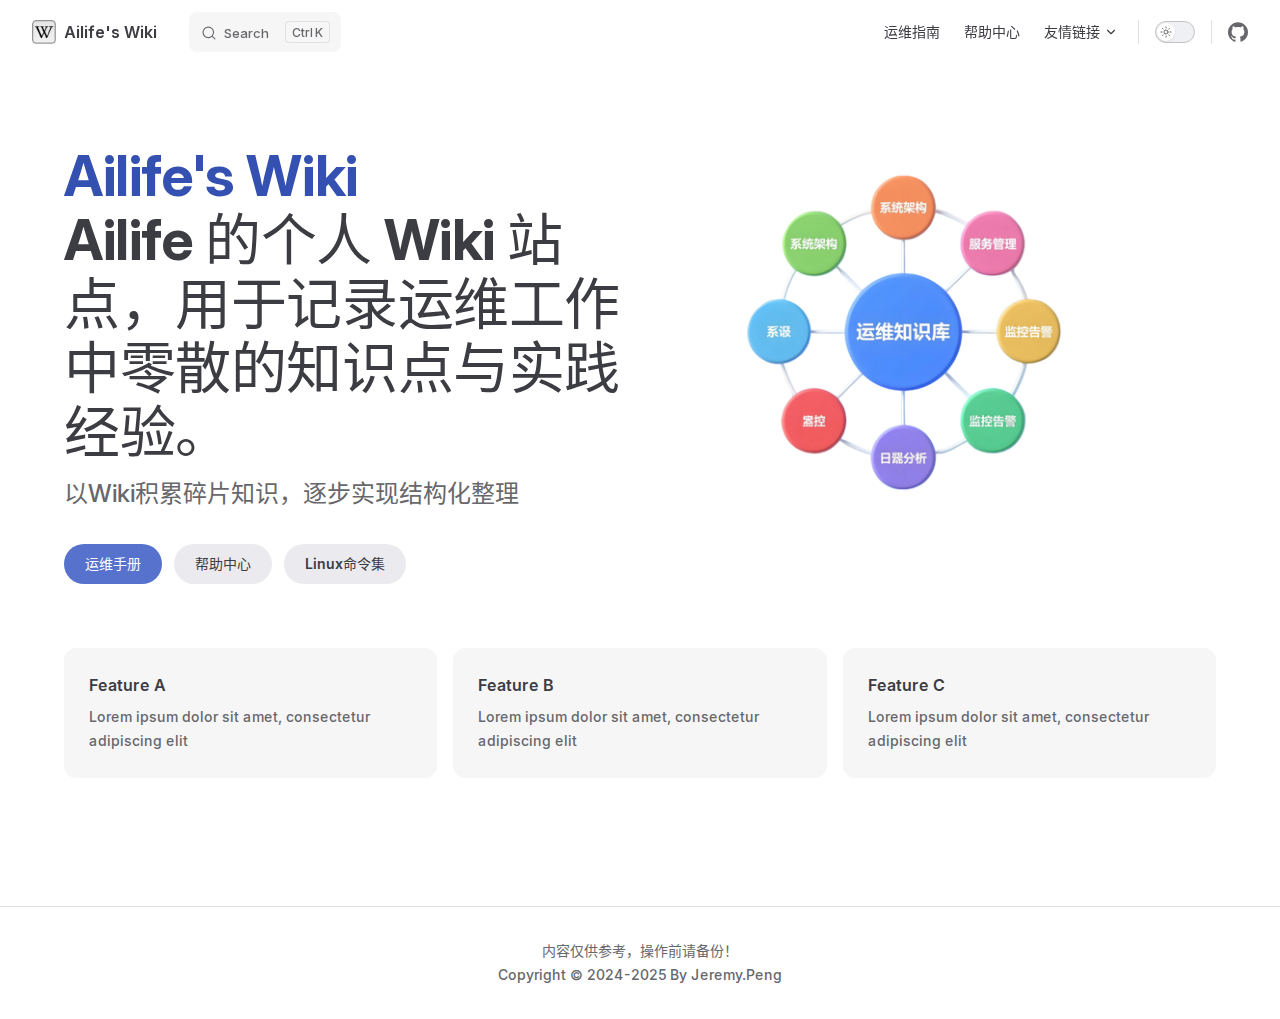
<file: index.html>
<!DOCTYPE html>
<html lang="zh-CN" dir="ltr">
  <head>
    <meta charset="utf-8">
    <meta name="viewport" content="width=device-width,initial-scale=1">
    <title>Ailife's Wiki</title>
    <meta name="description" content="Ailife 的 Wiki 站点，记录运维工作中零散的知识点与实践经验。">
    <meta name="generator" content="VitePress v1.6.4">
    <link rel="preload stylesheet" href="/assets/style.Bq8Xs700.css" as="style">
    <link rel="preload stylesheet" href="/vp-icons.css" as="style">
    
    <script type="module" src="/assets/app.CZPO-cXr.js"></script>
    <link rel="preload" href="/assets/inter-roman-latin.Di8DUHzh.woff2" as="font" type="font/woff2" crossorigin="">
    <link rel="modulepreload" href="/assets/chunks/theme.BeLgP9Ic.js">
    <link rel="modulepreload" href="/assets/chunks/framework.B-XtCDNB.js">
    <link rel="modulepreload" href="/assets/index.md.BiSkvs3u.lean.js">
    <script id="check-dark-mode">(()=>{const e=localStorage.getItem("vitepress-theme-appearance")||"auto",a=window.matchMedia("(prefers-color-scheme: dark)").matches;(!e||e==="auto"?a:e==="dark")&&document.documentElement.classList.add("dark")})();</script>
    <script id="check-mac-os">document.documentElement.classList.toggle("mac",/Mac|iPhone|iPod|iPad/i.test(navigator.platform));</script>
  </head>
  <body>
    <div id="app"><div class="Layout" data-v-a5f1d9e5><!--[--><!--]--><!--[--><span tabindex="-1" data-v-5191ab99></span><a href="#VPContent" class="VPSkipLink visually-hidden" data-v-5191ab99>Skip to content</a><!--]--><!----><header class="VPNav" data-v-a5f1d9e5 data-v-cde81741><div class="VPNavBar" data-v-cde81741 data-v-025fb921><div class="wrapper" data-v-025fb921><div class="container" data-v-025fb921><div class="title" data-v-025fb921><div class="VPNavBarTitle" data-v-025fb921 data-v-dc3f0743><a class="title" href="/" data-v-dc3f0743><!--[--><!--]--><!--[--><img class="VPImage logo" src="/logo.png" alt data-v-81e0c09c><!--]--><span data-v-dc3f0743>Ailife&#39;s Wiki</span><!--[--><!--]--></a></div></div><div class="content" data-v-025fb921><div class="content-body" data-v-025fb921><!--[--><!--]--><div class="VPNavBarSearch search" data-v-025fb921><!--[--><!----><div id="local-search"><button type="button" class="DocSearch DocSearch-Button" aria-label="Search"><span class="DocSearch-Button-Container"><span class="vp-icon DocSearch-Search-Icon"></span><span class="DocSearch-Button-Placeholder">Search</span></span><span class="DocSearch-Button-Keys"><kbd class="DocSearch-Button-Key"></kbd><kbd class="DocSearch-Button-Key">K</kbd></span></button></div><!--]--></div><nav aria-labelledby="main-nav-aria-label" class="VPNavBarMenu menu" data-v-025fb921 data-v-8f0e3a14><span id="main-nav-aria-label" class="visually-hidden" data-v-8f0e3a14> Main Navigation </span><!--[--><!--[--><a class="VPLink link VPNavBarMenuLink" href="/docs/" tabindex="0" data-v-8f0e3a14 data-v-0a838675><!--[--><span data-v-0a838675>运维指南</span><!--]--></a><!--]--><!--[--><a class="VPLink link VPNavBarMenuLink" href="/help/" tabindex="0" data-v-8f0e3a14 data-v-0a838675><!--[--><span data-v-0a838675>帮助中心</span><!--]--></a><!--]--><!--[--><div class="VPFlyout VPNavBarMenuGroup" data-v-8f0e3a14 data-v-02c88b25><button type="button" class="button" aria-haspopup="true" aria-expanded="false" data-v-02c88b25><span class="text" data-v-02c88b25><!----><span data-v-02c88b25>友情链接</span><span class="vpi-chevron-down text-icon" data-v-02c88b25></span></span></button><div class="menu" data-v-02c88b25><div class="VPMenu" data-v-02c88b25 data-v-fcefc9ad><div class="items" data-v-fcefc9ad><!--[--><!--[--><div class="VPMenuLink" data-v-fcefc9ad data-v-3cd4b670><a class="VPLink link vp-external-link-icon" href="https://nav.aisk.cc/" target="_blank" rel="noreferrer" data-v-3cd4b670><!--[--><span data-v-3cd4b670>网址导航</span><!--]--></a></div><!--]--><!--[--><div class="VPMenuLink" data-v-fcefc9ad data-v-3cd4b670><a class="VPLink link vp-external-link-icon" href="https://aisk.cc/" target="_blank" rel="noreferrer" data-v-3cd4b670><!--[--><span data-v-3cd4b670>攀岩之鹿</span><!--]--></a></div><!--]--><!--[--><div class="VPMenuLink" data-v-fcefc9ad data-v-3cd4b670><a class="VPLink link vp-external-link-icon" href="https://gxxc.wiki/" target="_blank" rel="noreferrer" data-v-3cd4b670><!--[--><span data-v-3cd4b670>XC知识库</span><!--]--></a></div><!--]--><!--[--><div class="VPMenuLink" data-v-fcefc9ad data-v-3cd4b670><a class="VPLink link vp-external-link-icon" href="https://www.cnblogs.com/aistack/" target="_blank" rel="noreferrer" data-v-3cd4b670><!--[--><span data-v-3cd4b670>Jeremy Blog</span><!--]--></a></div><!--]--><!--]--></div><!--[--><!--]--></div></div></div><!--]--><!--]--></nav><!----><div class="VPNavBarAppearance appearance" data-v-025fb921 data-v-77fc63ea><button class="VPSwitch VPSwitchAppearance" type="button" role="switch" title aria-checked="false" data-v-77fc63ea data-v-e2ea8948 data-v-1e9552e3><span class="check" data-v-1e9552e3><span class="icon" data-v-1e9552e3><!--[--><span class="vpi-sun sun" data-v-e2ea8948></span><span class="vpi-moon moon" data-v-e2ea8948></span><!--]--></span></span></button></div><div class="VPSocialLinks VPNavBarSocialLinks social-links" data-v-025fb921 data-v-ab4f1593 data-v-3e15ec37><!--[--><a class="VPSocialLink no-icon" href="https://github.com/Stack-Baize" aria-label="github" target="_blank" rel="noopener" data-v-3e15ec37 data-v-dffcea60><span class="vpi-social-github"></span></a><!--]--></div><div class="VPFlyout VPNavBarExtra extra" data-v-025fb921 data-v-47fe1614 data-v-02c88b25><button type="button" class="button" aria-haspopup="true" aria-expanded="false" aria-label="extra navigation" data-v-02c88b25><span class="vpi-more-horizontal icon" data-v-02c88b25></span></button><div class="menu" data-v-02c88b25><div class="VPMenu" data-v-02c88b25 data-v-fcefc9ad><!----><!--[--><!--[--><!----><div class="group" data-v-47fe1614><div class="item appearance" data-v-47fe1614><p class="label" data-v-47fe1614>主题</p><div class="appearance-action" data-v-47fe1614><button class="VPSwitch VPSwitchAppearance" type="button" role="switch" title aria-checked="false" data-v-47fe1614 data-v-e2ea8948 data-v-1e9552e3><span class="check" data-v-1e9552e3><span class="icon" data-v-1e9552e3><!--[--><span class="vpi-sun sun" data-v-e2ea8948></span><span class="vpi-moon moon" data-v-e2ea8948></span><!--]--></span></span></button></div></div></div><div class="group" data-v-47fe1614><div class="item social-links" data-v-47fe1614><div class="VPSocialLinks social-links-list" data-v-47fe1614 data-v-3e15ec37><!--[--><a class="VPSocialLink no-icon" href="https://github.com/Stack-Baize" aria-label="github" target="_blank" rel="noopener" data-v-3e15ec37 data-v-dffcea60><span class="vpi-social-github"></span></a><!--]--></div></div></div><!--]--><!--]--></div></div></div><!--[--><!--]--><button type="button" class="VPNavBarHamburger hamburger" aria-label="mobile navigation" aria-expanded="false" aria-controls="VPNavScreen" data-v-025fb921 data-v-fa7fc249><span class="container" data-v-fa7fc249><span class="top" data-v-fa7fc249></span><span class="middle" data-v-fa7fc249></span><span class="bottom" data-v-fa7fc249></span></span></button></div></div></div></div><div class="divider" data-v-025fb921><div class="divider-line" data-v-025fb921></div></div></div><!----></header><!----><!----><div class="VPContent is-home" id="VPContent" data-v-a5f1d9e5 data-v-90ea82b2><div class="VPHome" data-v-90ea82b2 data-v-3e3bf43a><!--[--><!--]--><div class="VPHero has-image VPHomeHero" data-v-3e3bf43a data-v-79874fa0><div class="container" data-v-79874fa0><div class="main" data-v-79874fa0><!--[--><!--]--><!--[--><h1 class="heading" data-v-79874fa0><span class="name clip" data-v-79874fa0>Ailife's Wiki</span><span class="text" data-v-79874fa0>Ailife 的个人 Wiki 站点，用于记录运维工作中零散的知识点与实践经验。</span></h1><p class="tagline" data-v-79874fa0>以Wiki积累碎片知识，逐步实现结构化整理</p><!--]--><!--[--><!--]--><div class="actions" data-v-79874fa0><!--[--><div class="action" data-v-79874fa0><a class="VPButton medium brand" href="/docs/" data-v-79874fa0 data-v-bbc4ba04>运维手册</a></div><div class="action" data-v-79874fa0><a class="VPButton medium alt" href="/help/" data-v-79874fa0 data-v-bbc4ba04>帮助中心</a></div><div class="action" data-v-79874fa0><a class="VPButton medium alt" href="https://wangchujiang.com/linux-command/" target="_blank" rel="noreferrer" data-v-79874fa0 data-v-bbc4ba04>Linux命令集</a></div><!--]--></div><!--[--><!--]--></div><div class="image" data-v-79874fa0><div class="image-container" data-v-79874fa0><div class="image-bg" data-v-79874fa0></div><!--[--><!--[--><img class="VPImage image-src" src="/img/e9pSecCG2.png" alt="结构化知识库整理" data-v-81e0c09c><!--]--><!--]--></div></div></div></div><!--[--><!--]--><!--[--><!--]--><div class="VPFeatures VPHomeFeatures" data-v-3e3bf43a data-v-e6e6e8d6><div class="container" data-v-e6e6e8d6><div class="items" data-v-e6e6e8d6><!--[--><div class="grid-3 item" data-v-e6e6e8d6><div class="VPLink no-icon VPFeature" data-v-e6e6e8d6 data-v-d7673201><!--[--><article class="box" data-v-d7673201><!----><h2 class="title" data-v-d7673201>Feature A</h2><p class="details" data-v-d7673201>Lorem ipsum dolor sit amet, consectetur adipiscing elit</p><!----></article><!--]--></div></div><div class="grid-3 item" data-v-e6e6e8d6><div class="VPLink no-icon VPFeature" data-v-e6e6e8d6 data-v-d7673201><!--[--><article class="box" data-v-d7673201><!----><h2 class="title" data-v-d7673201>Feature B</h2><p class="details" data-v-d7673201>Lorem ipsum dolor sit amet, consectetur adipiscing elit</p><!----></article><!--]--></div></div><div class="grid-3 item" data-v-e6e6e8d6><div class="VPLink no-icon VPFeature" data-v-e6e6e8d6 data-v-d7673201><!--[--><article class="box" data-v-d7673201><!----><h2 class="title" data-v-d7673201>Feature C</h2><p class="details" data-v-d7673201>Lorem ipsum dolor sit amet, consectetur adipiscing elit</p><!----></article><!--]--></div></div><!--]--></div></div></div><!--[--><!--]--><div class="vp-doc container" style="" data-v-3e3bf43a data-v-1430ff54><!--[--><div style="position:relative;" data-v-3e3bf43a><div></div></div><!--]--></div></div></div><footer class="VPFooter" data-v-a5f1d9e5 data-v-5a64d575><div class="container" data-v-5a64d575><p class="message" data-v-5a64d575>内容仅供参考，操作前请备份！</p><p class="copyright" data-v-5a64d575>Copyright © 2024-2025 By Jeremy.Peng</p></div></footer><!--[--><!--]--></div></div>
    <script>window.__VP_HASH_MAP__=JSON.parse("{\"docs_index.md\":\"RPfRjhYS\",\"docs_kylin_kylin-activation.md\":\"BghvC1aJ\",\"docs_linux.md\":\"BHgw8aoi\",\"docs_monitoring_prometheus_basic_auth.md\":\"Btzg_c6Z\",\"help_docs.md\":\"BosYk3YQ\",\"help_index.md\":\"rb-fguHK\",\"index.md\":\"BiSkvs3u\",\"public_readme.md\":\"BsEeTmic\"}");window.__VP_SITE_DATA__=JSON.parse("{\"lang\":\"zh-CN\",\"dir\":\"ltr\",\"title\":\"Ailife's Wiki\",\"description\":\"Ailife 的 Wiki 站点，记录运维工作中零散的知识点与实践经验。\",\"base\":\"/\",\"head\":[],\"router\":{\"prefetchLinks\":true},\"appearance\":true,\"themeConfig\":{\"head\":[[\"link\",{\"rel\":\"icon\",\"href\":\"/favicon.ico\"}]],\"logo\":\"/logo.png\",\"search\":{\"provider\":\"local\"},\"outline\":{\"level\":[2,4],\"label\":\"页面导航\"},\"lastUpdated\":{\"text\":\"最后更新\",\"formatOptions\":{\"dateStyle\":\"short\",\"timeStyle\":\"short\"}},\"docFooter\":{\"prev\":\"上一页\",\"next\":\"下一页\"},\"langMenuLabel\":\"多语言\",\"returnToTopLabel\":\"回到顶部\",\"sidebarMenuLabel\":\"菜单\",\"darkModeSwitchLabel\":\"主题\",\"lightModeSwitchTitle\":\"切换到浅色模式\",\"darkModeSwitchTitle\":\"切换到深色模式\",\"outlineTitle\":\"目录\",\"nav\":[{\"text\":\"运维指南\",\"link\":\"/docs/\"},{\"text\":\"帮助中心\",\"link\":\"/help/\"},{\"text\":\"友情链接\",\"items\":[{\"text\":\"网址导航\",\"link\":\"https://nav.aisk.cc/\"},{\"text\":\"攀岩之鹿\",\"link\":\"https://aisk.cc/\"},{\"text\":\"XC知识库\",\"link\":\"https://gxxc.wiki/\"},{\"text\":\"Jeremy Blog\",\"link\":\"https://www.cnblogs.com/aistack/\"}]}],\"sidebar\":{\"/docs/\":[{\"text\":\"运维手册\",\"collapsed\":false,\"items\":[{\"text\":\"运维指南\",\"link\":\"/docs/\"},{\"text\":\"基础篇2\",\"link\":\"/docs/linux\"}]},{\"text\":\"麒麟系统\",\"collapsed\":true,\"items\":[{\"text\":\"麒麟系统激活\",\"link\":\"/docs/kylin/kylin-activation\"}]},{\"text\":\"一体化监测\",\"collapsed\":true,\"items\":[{\"text\":\"Prom基本授权\",\"link\":\"docs/monitoring/Prometheus_basic_auth\"}]}],\"/help/\":[{\"text\":\"帮助中心\",\"collapsed\":false,\"items\":[{\"text\":\"运维帮助\",\"link\":\"/help/\"},{\"text\":\"运维帮助2\",\"link\":\"/help/docs\"}]}]},\"socialLinks\":[{\"icon\":\"github\",\"link\":\"https://github.com/Stack-Baize\"}],\"footer\":{\"message\":\"内容仅供参考，操作前请备份！\",\"copyright\":\"Copyright © 2024-2025 By Jeremy.Peng\"}},\"locales\":{},\"scrollOffset\":134,\"cleanUrls\":false}");</script>
    
  </body>
</html>
</file>
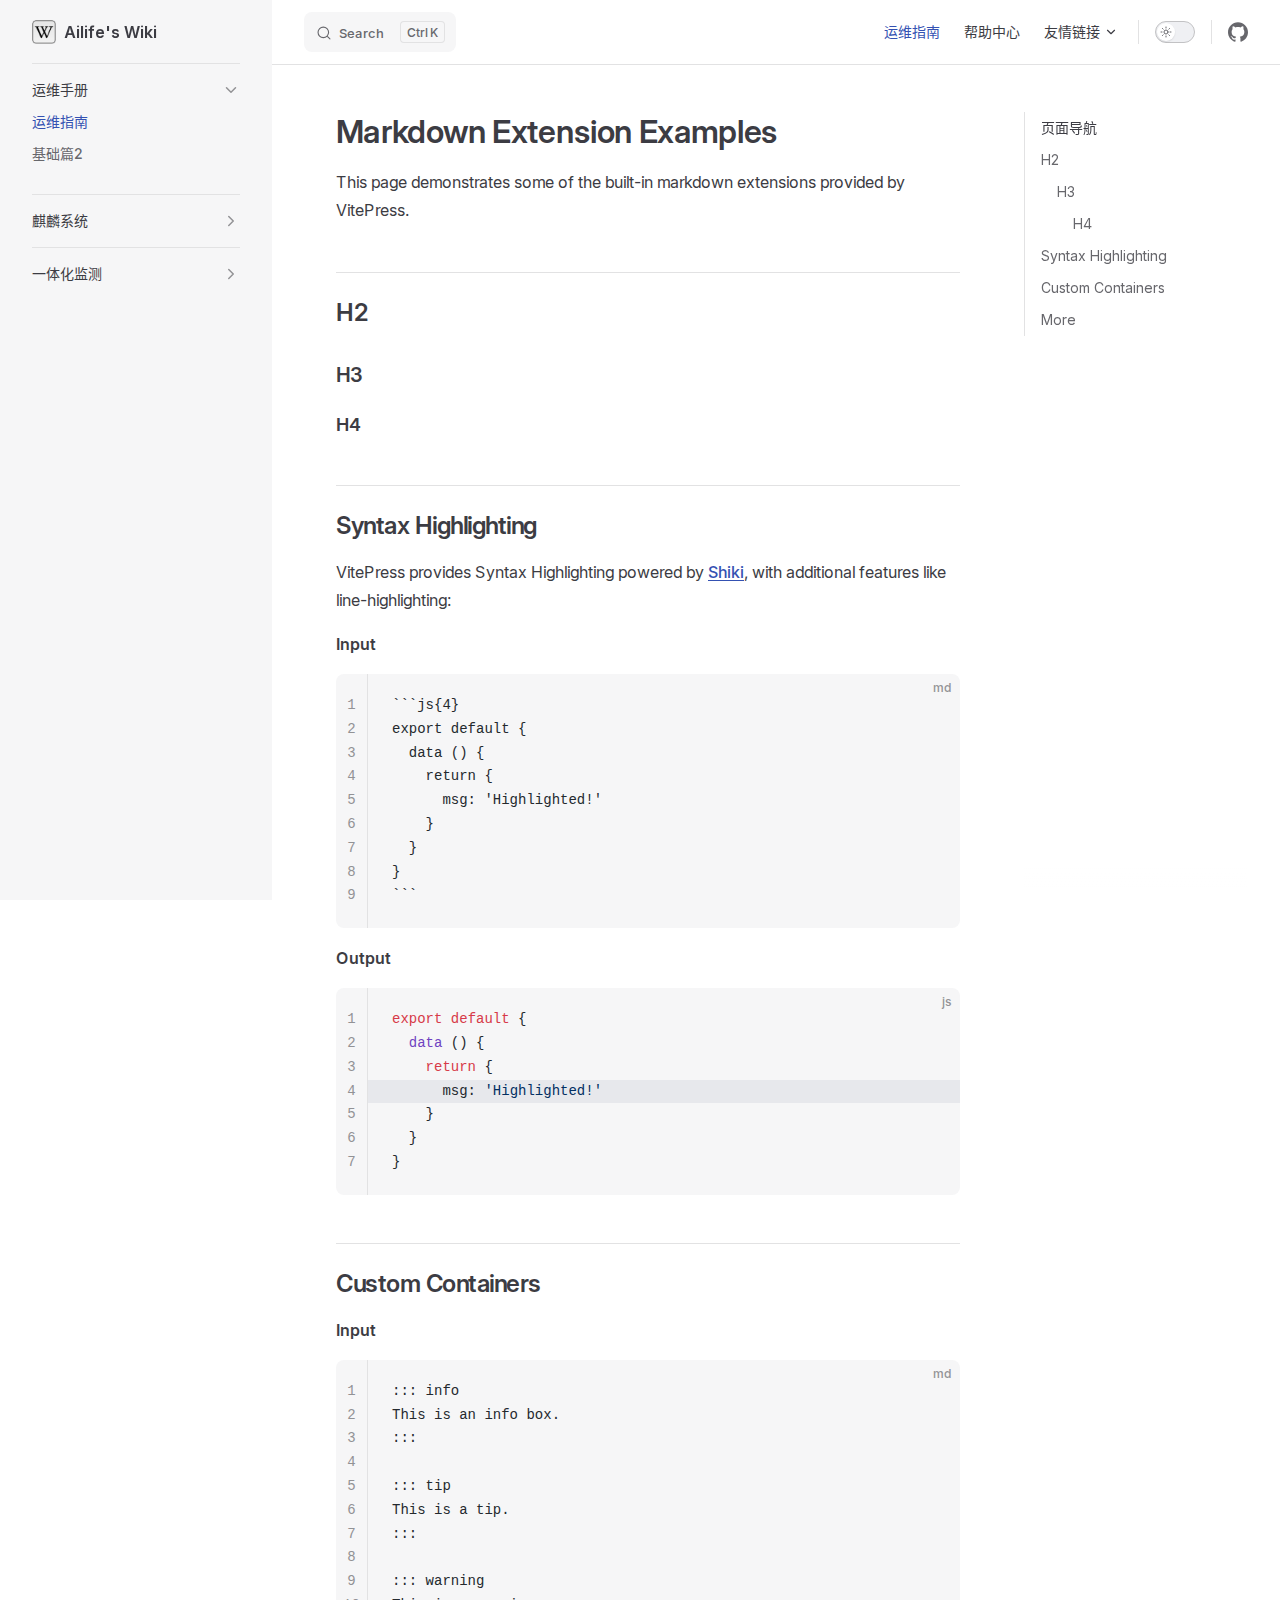
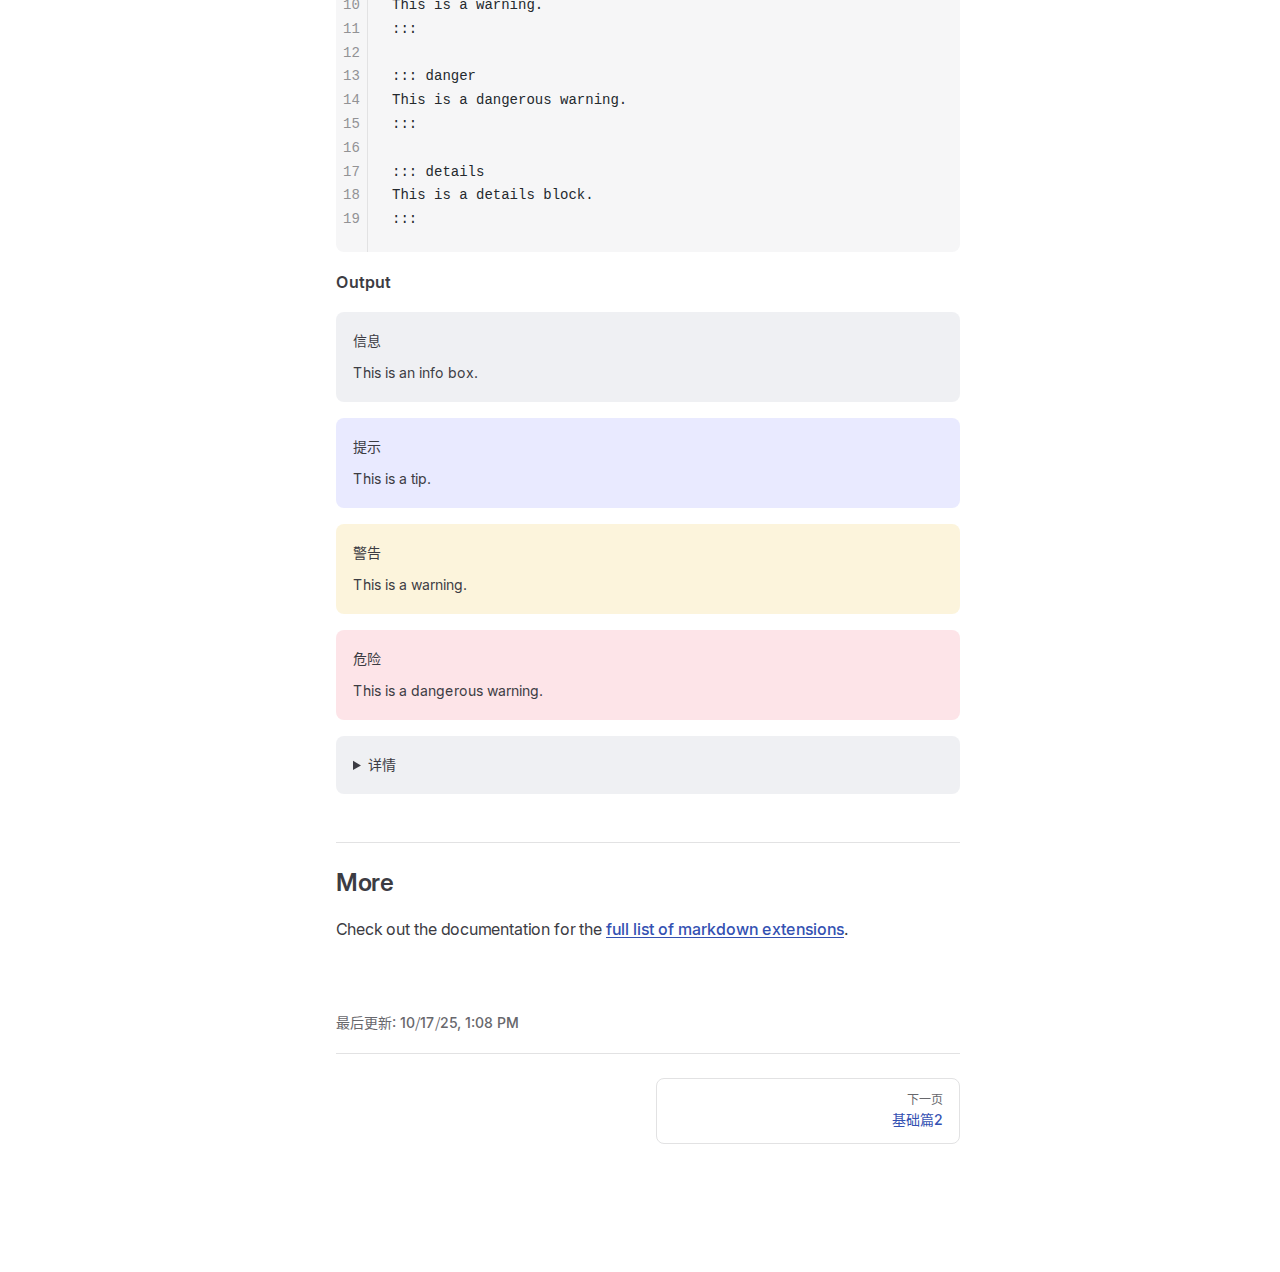
<file: docs/index.html>
<!DOCTYPE html>
<html lang="zh-CN" dir="ltr">
  <head>
    <meta charset="utf-8">
    <meta name="viewport" content="width=device-width,initial-scale=1">
    <title>Markdown Extension Examples | Ailife's Wiki</title>
    <meta name="description" content="Ailife 的 Wiki 站点，记录运维工作中零散的知识点与实践经验。">
    <meta name="generator" content="VitePress v1.6.4">
    <link rel="preload stylesheet" href="/assets/style.Bq8Xs700.css" as="style">
    <link rel="preload stylesheet" href="/vp-icons.css" as="style">
    
    <script type="module" src="/assets/app.CZPO-cXr.js"></script>
    <link rel="preload" href="/assets/inter-roman-latin.Di8DUHzh.woff2" as="font" type="font/woff2" crossorigin="">
    <link rel="modulepreload" href="/assets/chunks/theme.BeLgP9Ic.js">
    <link rel="modulepreload" href="/assets/chunks/framework.B-XtCDNB.js">
    <link rel="modulepreload" href="/assets/docs_index.md.RPfRjhYS.lean.js">
    <script id="check-dark-mode">(()=>{const e=localStorage.getItem("vitepress-theme-appearance")||"auto",a=window.matchMedia("(prefers-color-scheme: dark)").matches;(!e||e==="auto"?a:e==="dark")&&document.documentElement.classList.add("dark")})();</script>
    <script id="check-mac-os">document.documentElement.classList.toggle("mac",/Mac|iPhone|iPod|iPad/i.test(navigator.platform));</script>
  </head>
  <body>
    <div id="app"><div class="Layout" data-v-a5f1d9e5><!--[--><!--]--><!--[--><span tabindex="-1" data-v-5191ab99></span><a href="#VPContent" class="VPSkipLink visually-hidden" data-v-5191ab99>Skip to content</a><!--]--><!----><header class="VPNav" data-v-a5f1d9e5 data-v-cde81741><div class="VPNavBar" data-v-cde81741 data-v-025fb921><div class="wrapper" data-v-025fb921><div class="container" data-v-025fb921><div class="title" data-v-025fb921><div class="VPNavBarTitle has-sidebar" data-v-025fb921 data-v-dc3f0743><a class="title" href="/" data-v-dc3f0743><!--[--><!--]--><!--[--><img class="VPImage logo" src="/logo.png" alt data-v-81e0c09c><!--]--><span data-v-dc3f0743>Ailife&#39;s Wiki</span><!--[--><!--]--></a></div></div><div class="content" data-v-025fb921><div class="content-body" data-v-025fb921><!--[--><!--]--><div class="VPNavBarSearch search" data-v-025fb921><!--[--><!----><div id="local-search"><button type="button" class="DocSearch DocSearch-Button" aria-label="Search"><span class="DocSearch-Button-Container"><span class="vp-icon DocSearch-Search-Icon"></span><span class="DocSearch-Button-Placeholder">Search</span></span><span class="DocSearch-Button-Keys"><kbd class="DocSearch-Button-Key"></kbd><kbd class="DocSearch-Button-Key">K</kbd></span></button></div><!--]--></div><nav aria-labelledby="main-nav-aria-label" class="VPNavBarMenu menu" data-v-025fb921 data-v-8f0e3a14><span id="main-nav-aria-label" class="visually-hidden" data-v-8f0e3a14> Main Navigation </span><!--[--><!--[--><a class="VPLink link VPNavBarMenuLink active" href="/docs/" tabindex="0" data-v-8f0e3a14 data-v-0a838675><!--[--><span data-v-0a838675>运维指南</span><!--]--></a><!--]--><!--[--><a class="VPLink link VPNavBarMenuLink" href="/help/" tabindex="0" data-v-8f0e3a14 data-v-0a838675><!--[--><span data-v-0a838675>帮助中心</span><!--]--></a><!--]--><!--[--><div class="VPFlyout VPNavBarMenuGroup" data-v-8f0e3a14 data-v-02c88b25><button type="button" class="button" aria-haspopup="true" aria-expanded="false" data-v-02c88b25><span class="text" data-v-02c88b25><!----><span data-v-02c88b25>友情链接</span><span class="vpi-chevron-down text-icon" data-v-02c88b25></span></span></button><div class="menu" data-v-02c88b25><div class="VPMenu" data-v-02c88b25 data-v-fcefc9ad><div class="items" data-v-fcefc9ad><!--[--><!--[--><div class="VPMenuLink" data-v-fcefc9ad data-v-3cd4b670><a class="VPLink link vp-external-link-icon" href="https://nav.aisk.cc/" target="_blank" rel="noreferrer" data-v-3cd4b670><!--[--><span data-v-3cd4b670>网址导航</span><!--]--></a></div><!--]--><!--[--><div class="VPMenuLink" data-v-fcefc9ad data-v-3cd4b670><a class="VPLink link vp-external-link-icon" href="https://aisk.cc/" target="_blank" rel="noreferrer" data-v-3cd4b670><!--[--><span data-v-3cd4b670>攀岩之鹿</span><!--]--></a></div><!--]--><!--[--><div class="VPMenuLink" data-v-fcefc9ad data-v-3cd4b670><a class="VPLink link vp-external-link-icon" href="https://gxxc.wiki/" target="_blank" rel="noreferrer" data-v-3cd4b670><!--[--><span data-v-3cd4b670>XC知识库</span><!--]--></a></div><!--]--><!--[--><div class="VPMenuLink" data-v-fcefc9ad data-v-3cd4b670><a class="VPLink link vp-external-link-icon" href="https://www.cnblogs.com/aistack/" target="_blank" rel="noreferrer" data-v-3cd4b670><!--[--><span data-v-3cd4b670>Jeremy Blog</span><!--]--></a></div><!--]--><!--]--></div><!--[--><!--]--></div></div></div><!--]--><!--]--></nav><!----><div class="VPNavBarAppearance appearance" data-v-025fb921 data-v-77fc63ea><button class="VPSwitch VPSwitchAppearance" type="button" role="switch" title aria-checked="false" data-v-77fc63ea data-v-e2ea8948 data-v-1e9552e3><span class="check" data-v-1e9552e3><span class="icon" data-v-1e9552e3><!--[--><span class="vpi-sun sun" data-v-e2ea8948></span><span class="vpi-moon moon" data-v-e2ea8948></span><!--]--></span></span></button></div><div class="VPSocialLinks VPNavBarSocialLinks social-links" data-v-025fb921 data-v-ab4f1593 data-v-3e15ec37><!--[--><a class="VPSocialLink no-icon" href="https://github.com/Stack-Baize" aria-label="github" target="_blank" rel="noopener" data-v-3e15ec37 data-v-dffcea60><span class="vpi-social-github"></span></a><!--]--></div><div class="VPFlyout VPNavBarExtra extra" data-v-025fb921 data-v-47fe1614 data-v-02c88b25><button type="button" class="button" aria-haspopup="true" aria-expanded="false" aria-label="extra navigation" data-v-02c88b25><span class="vpi-more-horizontal icon" data-v-02c88b25></span></button><div class="menu" data-v-02c88b25><div class="VPMenu" data-v-02c88b25 data-v-fcefc9ad><!----><!--[--><!--[--><!----><div class="group" data-v-47fe1614><div class="item appearance" data-v-47fe1614><p class="label" data-v-47fe1614>主题</p><div class="appearance-action" data-v-47fe1614><button class="VPSwitch VPSwitchAppearance" type="button" role="switch" title aria-checked="false" data-v-47fe1614 data-v-e2ea8948 data-v-1e9552e3><span class="check" data-v-1e9552e3><span class="icon" data-v-1e9552e3><!--[--><span class="vpi-sun sun" data-v-e2ea8948></span><span class="vpi-moon moon" data-v-e2ea8948></span><!--]--></span></span></button></div></div></div><div class="group" data-v-47fe1614><div class="item social-links" data-v-47fe1614><div class="VPSocialLinks social-links-list" data-v-47fe1614 data-v-3e15ec37><!--[--><a class="VPSocialLink no-icon" href="https://github.com/Stack-Baize" aria-label="github" target="_blank" rel="noopener" data-v-3e15ec37 data-v-dffcea60><span class="vpi-social-github"></span></a><!--]--></div></div></div><!--]--><!--]--></div></div></div><!--[--><!--]--><button type="button" class="VPNavBarHamburger hamburger" aria-label="mobile navigation" aria-expanded="false" aria-controls="VPNavScreen" data-v-025fb921 data-v-fa7fc249><span class="container" data-v-fa7fc249><span class="top" data-v-fa7fc249></span><span class="middle" data-v-fa7fc249></span><span class="bottom" data-v-fa7fc249></span></span></button></div></div></div></div><div class="divider" data-v-025fb921><div class="divider-line" data-v-025fb921></div></div></div><!----></header><div class="VPLocalNav has-sidebar empty" data-v-a5f1d9e5 data-v-3483bfca><div class="container" data-v-3483bfca><button class="menu" aria-expanded="false" aria-controls="VPSidebarNav" data-v-3483bfca><span class="vpi-align-left menu-icon" data-v-3483bfca></span><span class="menu-text" data-v-3483bfca>菜单</span></button><div class="VPLocalNavOutlineDropdown" style="--vp-vh:0px;" data-v-3483bfca data-v-8846f3f0><button data-v-8846f3f0>回到顶部</button><!----></div></div></div><aside class="VPSidebar" data-v-a5f1d9e5 data-v-ff61146e><div class="curtain" data-v-ff61146e></div><nav class="nav" id="VPSidebarNav" aria-labelledby="sidebar-aria-label" tabindex="-1" data-v-ff61146e><span class="visually-hidden" id="sidebar-aria-label" data-v-ff61146e> Sidebar Navigation </span><!--[--><!--]--><!--[--><div class="no-transition group" data-v-488c59bb><section class="VPSidebarItem level-0 collapsible has-active" data-v-488c59bb data-v-1aa46152><div class="item" role="button" tabindex="0" data-v-1aa46152><div class="indicator" data-v-1aa46152></div><h2 class="text" data-v-1aa46152>运维手册</h2><div class="caret" role="button" aria-label="toggle section" tabindex="0" data-v-1aa46152><span class="vpi-chevron-right caret-icon" data-v-1aa46152></span></div></div><div class="items" data-v-1aa46152><!--[--><div class="VPSidebarItem level-1 is-link" data-v-1aa46152 data-v-1aa46152><div class="item" data-v-1aa46152><div class="indicator" data-v-1aa46152></div><a class="VPLink link link" href="/docs/" data-v-1aa46152><!--[--><p class="text" data-v-1aa46152>运维指南</p><!--]--></a><!----></div><!----></div><div class="VPSidebarItem level-1 is-link" data-v-1aa46152 data-v-1aa46152><div class="item" data-v-1aa46152><div class="indicator" data-v-1aa46152></div><a class="VPLink link link" href="/docs/linux.html" data-v-1aa46152><!--[--><p class="text" data-v-1aa46152>基础篇2</p><!--]--></a><!----></div><!----></div><!--]--></div></section></div><div class="no-transition group" data-v-488c59bb><section class="VPSidebarItem level-0 collapsible collapsed" data-v-488c59bb data-v-1aa46152><div class="item" role="button" tabindex="0" data-v-1aa46152><div class="indicator" data-v-1aa46152></div><h2 class="text" data-v-1aa46152>麒麟系统</h2><div class="caret" role="button" aria-label="toggle section" tabindex="0" data-v-1aa46152><span class="vpi-chevron-right caret-icon" data-v-1aa46152></span></div></div><div class="items" data-v-1aa46152><!--[--><div class="VPSidebarItem level-1 is-link" data-v-1aa46152 data-v-1aa46152><div class="item" data-v-1aa46152><div class="indicator" data-v-1aa46152></div><a class="VPLink link link" href="/docs/kylin/kylin-activation.html" data-v-1aa46152><!--[--><p class="text" data-v-1aa46152>麒麟系统激活</p><!--]--></a><!----></div><!----></div><!--]--></div></section></div><div class="no-transition group" data-v-488c59bb><section class="VPSidebarItem level-0 collapsible collapsed" data-v-488c59bb data-v-1aa46152><div class="item" role="button" tabindex="0" data-v-1aa46152><div class="indicator" data-v-1aa46152></div><h2 class="text" data-v-1aa46152>一体化监测</h2><div class="caret" role="button" aria-label="toggle section" tabindex="0" data-v-1aa46152><span class="vpi-chevron-right caret-icon" data-v-1aa46152></span></div></div><div class="items" data-v-1aa46152><!--[--><div class="VPSidebarItem level-1 is-link" data-v-1aa46152 data-v-1aa46152><div class="item" data-v-1aa46152><div class="indicator" data-v-1aa46152></div><a class="VPLink link link" href="/docs/monitoring/Prometheus_basic_auth.html" data-v-1aa46152><!--[--><p class="text" data-v-1aa46152>Prom基本授权</p><!--]--></a><!----></div><!----></div><!--]--></div></section></div><!--]--><!--[--><!--]--></nav></aside><div class="VPContent has-sidebar" id="VPContent" data-v-a5f1d9e5 data-v-90ea82b2><div class="VPDoc has-sidebar has-aside" data-v-90ea82b2 data-v-a832f546><!--[--><!--]--><div class="container" data-v-a832f546><div class="aside" data-v-a832f546><div class="aside-curtain" data-v-a832f546></div><div class="aside-container" data-v-a832f546><div class="aside-content" data-v-a832f546><div class="VPDocAside" data-v-a832f546 data-v-46f328c9><!--[--><!--]--><!--[--><!--]--><nav aria-labelledby="doc-outline-aria-label" class="VPDocAsideOutline" data-v-46f328c9 data-v-0cdc51d3><div class="content" data-v-0cdc51d3><div class="outline-marker" data-v-0cdc51d3></div><div aria-level="2" class="outline-title" id="doc-outline-aria-label" role="heading" data-v-0cdc51d3>页面导航</div><ul class="VPDocOutlineItem root" data-v-0cdc51d3 data-v-6a7db7c0><!--[--><!--]--></ul></div></nav><!--[--><!--]--><div class="spacer" data-v-46f328c9></div><!--[--><!--]--><!----><!--[--><!--]--><!--[--><!--]--></div></div></div></div><div class="content" data-v-a832f546><div class="content-container" data-v-a832f546><!--[--><!--]--><main class="main" data-v-a832f546><div style="position:relative;" class="vp-doc _docs_" data-v-a832f546><div><h1 id="markdown-extension-examples" tabindex="-1">Markdown Extension Examples <a class="header-anchor" href="#markdown-extension-examples" aria-label="Permalink to &quot;Markdown Extension Examples&quot;">​</a></h1><p>This page demonstrates some of the built-in markdown extensions provided by VitePress.</p><h2 id="h2" tabindex="-1">H2 <a class="header-anchor" href="#h2" aria-label="Permalink to &quot;H2&quot;">​</a></h2><h3 id="h3" tabindex="-1">H3 <a class="header-anchor" href="#h3" aria-label="Permalink to &quot;H3&quot;">​</a></h3><h4 id="h4" tabindex="-1">H4 <a class="header-anchor" href="#h4" aria-label="Permalink to &quot;H4&quot;">​</a></h4><h2 id="syntax-highlighting" tabindex="-1">Syntax Highlighting <a class="header-anchor" href="#syntax-highlighting" aria-label="Permalink to &quot;Syntax Highlighting&quot;">​</a></h2><p>VitePress provides Syntax Highlighting powered by <a href="https://github.com/shikijs/shiki" target="_blank" rel="noreferrer">Shiki</a>, with additional features like line-highlighting:</p><p><strong>Input</strong></p><div class="language-md vp-adaptive-theme line-numbers-mode"><button title="Copy Code" class="copy"></button><span class="lang">md</span><pre class="shiki shiki-themes github-light github-dark vp-code" tabindex="0"><code><span class="line"><span style="--shiki-light:#24292E;--shiki-dark:#E1E4E8;">```js{4}</span></span>
<span class="line"><span style="--shiki-light:#24292E;--shiki-dark:#E1E4E8;">export default {</span></span>
<span class="line"><span style="--shiki-light:#24292E;--shiki-dark:#E1E4E8;">  data () {</span></span>
<span class="line"><span style="--shiki-light:#24292E;--shiki-dark:#E1E4E8;">    return {</span></span>
<span class="line"><span style="--shiki-light:#24292E;--shiki-dark:#E1E4E8;">      msg: &#39;Highlighted!&#39;</span></span>
<span class="line"><span style="--shiki-light:#24292E;--shiki-dark:#E1E4E8;">    }</span></span>
<span class="line"><span style="--shiki-light:#24292E;--shiki-dark:#E1E4E8;">  }</span></span>
<span class="line"><span style="--shiki-light:#24292E;--shiki-dark:#E1E4E8;">}</span></span>
<span class="line"><span style="--shiki-light:#24292E;--shiki-dark:#E1E4E8;">```</span></span></code></pre><div class="line-numbers-wrapper" aria-hidden="true"><span class="line-number">1</span><br><span class="line-number">2</span><br><span class="line-number">3</span><br><span class="line-number">4</span><br><span class="line-number">5</span><br><span class="line-number">6</span><br><span class="line-number">7</span><br><span class="line-number">8</span><br><span class="line-number">9</span><br></div></div><p><strong>Output</strong></p><div class="language-js vp-adaptive-theme line-numbers-mode"><button title="Copy Code" class="copy"></button><span class="lang">js</span><pre class="shiki shiki-themes github-light github-dark vp-code" tabindex="0"><code><span class="line"><span style="--shiki-light:#D73A49;--shiki-dark:#F97583;">export</span><span style="--shiki-light:#D73A49;--shiki-dark:#F97583;"> default</span><span style="--shiki-light:#24292E;--shiki-dark:#E1E4E8;"> {</span></span>
<span class="line"><span style="--shiki-light:#6F42C1;--shiki-dark:#B392F0;">  data</span><span style="--shiki-light:#24292E;--shiki-dark:#E1E4E8;"> () {</span></span>
<span class="line"><span style="--shiki-light:#D73A49;--shiki-dark:#F97583;">    return</span><span style="--shiki-light:#24292E;--shiki-dark:#E1E4E8;"> {</span></span>
<span class="line highlighted"><span style="--shiki-light:#24292E;--shiki-dark:#E1E4E8;">      msg: </span><span style="--shiki-light:#032F62;--shiki-dark:#9ECBFF;">&#39;Highlighted!&#39;</span></span>
<span class="line"><span style="--shiki-light:#24292E;--shiki-dark:#E1E4E8;">    }</span></span>
<span class="line"><span style="--shiki-light:#24292E;--shiki-dark:#E1E4E8;">  }</span></span>
<span class="line"><span style="--shiki-light:#24292E;--shiki-dark:#E1E4E8;">}</span></span></code></pre><div class="line-numbers-wrapper" aria-hidden="true"><span class="line-number">1</span><br><span class="line-number">2</span><br><span class="line-number">3</span><br><span class="line-number">4</span><br><span class="line-number">5</span><br><span class="line-number">6</span><br><span class="line-number">7</span><br></div></div><h2 id="custom-containers" tabindex="-1">Custom Containers <a class="header-anchor" href="#custom-containers" aria-label="Permalink to &quot;Custom Containers&quot;">​</a></h2><p><strong>Input</strong></p><div class="language-md vp-adaptive-theme line-numbers-mode"><button title="Copy Code" class="copy"></button><span class="lang">md</span><pre class="shiki shiki-themes github-light github-dark vp-code" tabindex="0"><code><span class="line"><span style="--shiki-light:#24292E;--shiki-dark:#E1E4E8;">::: info</span></span>
<span class="line"><span style="--shiki-light:#24292E;--shiki-dark:#E1E4E8;">This is an info box.</span></span>
<span class="line"><span style="--shiki-light:#24292E;--shiki-dark:#E1E4E8;">:::</span></span>
<span class="line"></span>
<span class="line"><span style="--shiki-light:#24292E;--shiki-dark:#E1E4E8;">::: tip</span></span>
<span class="line"><span style="--shiki-light:#24292E;--shiki-dark:#E1E4E8;">This is a tip.</span></span>
<span class="line"><span style="--shiki-light:#24292E;--shiki-dark:#E1E4E8;">:::</span></span>
<span class="line"></span>
<span class="line"><span style="--shiki-light:#24292E;--shiki-dark:#E1E4E8;">::: warning</span></span>
<span class="line"><span style="--shiki-light:#24292E;--shiki-dark:#E1E4E8;">This is a warning.</span></span>
<span class="line"><span style="--shiki-light:#24292E;--shiki-dark:#E1E4E8;">:::</span></span>
<span class="line"></span>
<span class="line"><span style="--shiki-light:#24292E;--shiki-dark:#E1E4E8;">::: danger</span></span>
<span class="line"><span style="--shiki-light:#24292E;--shiki-dark:#E1E4E8;">This is a dangerous warning.</span></span>
<span class="line"><span style="--shiki-light:#24292E;--shiki-dark:#E1E4E8;">:::</span></span>
<span class="line"></span>
<span class="line"><span style="--shiki-light:#24292E;--shiki-dark:#E1E4E8;">::: details</span></span>
<span class="line"><span style="--shiki-light:#24292E;--shiki-dark:#E1E4E8;">This is a details block.</span></span>
<span class="line"><span style="--shiki-light:#24292E;--shiki-dark:#E1E4E8;">:::</span></span></code></pre><div class="line-numbers-wrapper" aria-hidden="true"><span class="line-number">1</span><br><span class="line-number">2</span><br><span class="line-number">3</span><br><span class="line-number">4</span><br><span class="line-number">5</span><br><span class="line-number">6</span><br><span class="line-number">7</span><br><span class="line-number">8</span><br><span class="line-number">9</span><br><span class="line-number">10</span><br><span class="line-number">11</span><br><span class="line-number">12</span><br><span class="line-number">13</span><br><span class="line-number">14</span><br><span class="line-number">15</span><br><span class="line-number">16</span><br><span class="line-number">17</span><br><span class="line-number">18</span><br><span class="line-number">19</span><br></div></div><p><strong>Output</strong></p><div class="info custom-block"><p class="custom-block-title">信息</p><p>This is an info box.</p></div><div class="tip custom-block"><p class="custom-block-title">提示</p><p>This is a tip.</p></div><div class="warning custom-block"><p class="custom-block-title">警告</p><p>This is a warning.</p></div><div class="danger custom-block"><p class="custom-block-title">危险</p><p>This is a dangerous warning.</p></div><details class="details custom-block"><summary>详情</summary><p>This is a details block.</p></details><h2 id="more" tabindex="-1">More <a class="header-anchor" href="#more" aria-label="Permalink to &quot;More&quot;">​</a></h2><p>Check out the documentation for the <a href="https://vitepress.dev/guide/markdown" target="_blank" rel="noreferrer">full list of markdown extensions</a>.</p></div></div></main><footer class="VPDocFooter" data-v-a832f546 data-v-2bf0626b><!--[--><!--]--><div class="edit-info" data-v-2bf0626b><!----><div class="last-updated" data-v-2bf0626b><p class="VPLastUpdated" data-v-2bf0626b data-v-ce74c8e8>最后更新: <time datetime="2025-10-17T13:08:20.000Z" data-v-ce74c8e8></time></p></div></div><nav class="prev-next" aria-labelledby="doc-footer-aria-label" data-v-2bf0626b><span class="visually-hidden" id="doc-footer-aria-label" data-v-2bf0626b>Pager</span><div class="pager" data-v-2bf0626b><!----></div><div class="pager" data-v-2bf0626b><a class="VPLink link pager-link next" href="/docs/linux.html" data-v-2bf0626b><!--[--><span class="desc" data-v-2bf0626b>下一页</span><span class="title" data-v-2bf0626b>基础篇2</span><!--]--></a></div></nav></footer><!--[--><!--]--></div></div></div><!--[--><!--]--></div></div><footer class="VPFooter has-sidebar" data-v-a5f1d9e5 data-v-5a64d575><div class="container" data-v-5a64d575><p class="message" data-v-5a64d575>内容仅供参考，操作前请备份！</p><p class="copyright" data-v-5a64d575>Copyright © 2024-2025 By Jeremy.Peng</p></div></footer><!--[--><!--]--></div></div>
    <script>window.__VP_HASH_MAP__=JSON.parse("{\"docs_index.md\":\"RPfRjhYS\",\"docs_kylin_kylin-activation.md\":\"BghvC1aJ\",\"docs_linux.md\":\"BHgw8aoi\",\"docs_monitoring_prometheus_basic_auth.md\":\"Btzg_c6Z\",\"help_docs.md\":\"BosYk3YQ\",\"help_index.md\":\"rb-fguHK\",\"index.md\":\"BiSkvs3u\",\"public_readme.md\":\"BsEeTmic\"}");window.__VP_SITE_DATA__=JSON.parse("{\"lang\":\"zh-CN\",\"dir\":\"ltr\",\"title\":\"Ailife's Wiki\",\"description\":\"Ailife 的 Wiki 站点，记录运维工作中零散的知识点与实践经验。\",\"base\":\"/\",\"head\":[],\"router\":{\"prefetchLinks\":true},\"appearance\":true,\"themeConfig\":{\"head\":[[\"link\",{\"rel\":\"icon\",\"href\":\"/favicon.ico\"}]],\"logo\":\"/logo.png\",\"search\":{\"provider\":\"local\"},\"outline\":{\"level\":[2,4],\"label\":\"页面导航\"},\"lastUpdated\":{\"text\":\"最后更新\",\"formatOptions\":{\"dateStyle\":\"short\",\"timeStyle\":\"short\"}},\"docFooter\":{\"prev\":\"上一页\",\"next\":\"下一页\"},\"langMenuLabel\":\"多语言\",\"returnToTopLabel\":\"回到顶部\",\"sidebarMenuLabel\":\"菜单\",\"darkModeSwitchLabel\":\"主题\",\"lightModeSwitchTitle\":\"切换到浅色模式\",\"darkModeSwitchTitle\":\"切换到深色模式\",\"outlineTitle\":\"目录\",\"nav\":[{\"text\":\"运维指南\",\"link\":\"/docs/\"},{\"text\":\"帮助中心\",\"link\":\"/help/\"},{\"text\":\"友情链接\",\"items\":[{\"text\":\"网址导航\",\"link\":\"https://nav.aisk.cc/\"},{\"text\":\"攀岩之鹿\",\"link\":\"https://aisk.cc/\"},{\"text\":\"XC知识库\",\"link\":\"https://gxxc.wiki/\"},{\"text\":\"Jeremy Blog\",\"link\":\"https://www.cnblogs.com/aistack/\"}]}],\"sidebar\":{\"/docs/\":[{\"text\":\"运维手册\",\"collapsed\":false,\"items\":[{\"text\":\"运维指南\",\"link\":\"/docs/\"},{\"text\":\"基础篇2\",\"link\":\"/docs/linux\"}]},{\"text\":\"麒麟系统\",\"collapsed\":true,\"items\":[{\"text\":\"麒麟系统激活\",\"link\":\"/docs/kylin/kylin-activation\"}]},{\"text\":\"一体化监测\",\"collapsed\":true,\"items\":[{\"text\":\"Prom基本授权\",\"link\":\"docs/monitoring/Prometheus_basic_auth\"}]}],\"/help/\":[{\"text\":\"帮助中心\",\"collapsed\":false,\"items\":[{\"text\":\"运维帮助\",\"link\":\"/help/\"},{\"text\":\"运维帮助2\",\"link\":\"/help/docs\"}]}]},\"socialLinks\":[{\"icon\":\"github\",\"link\":\"https://github.com/Stack-Baize\"}],\"footer\":{\"message\":\"内容仅供参考，操作前请备份！\",\"copyright\":\"Copyright © 2024-2025 By Jeremy.Peng\"}},\"locales\":{},\"scrollOffset\":134,\"cleanUrls\":false}");</script>
    
  </body>
</html>
</file>
<file: assets/style.Bq8Xs700.css>
@font-face{font-family:Inter;font-style:normal;font-weight:100 900;font-display:swap;src:url(/assets/inter-roman-cyrillic-ext.BBPuwvHQ.woff2) format("woff2");unicode-range:U+0460-052F,U+1C80-1C88,U+20B4,U+2DE0-2DFF,U+A640-A69F,U+FE2E-FE2F}@font-face{font-family:Inter;font-style:normal;font-weight:100 900;font-display:swap;src:url(/assets/inter-roman-cyrillic.C5lxZ8CY.woff2) format("woff2");unicode-range:U+0301,U+0400-045F,U+0490-0491,U+04B0-04B1,U+2116}@font-face{font-family:Inter;font-style:normal;font-weight:100 900;font-display:swap;src:url(/assets/inter-roman-greek-ext.CqjqNYQ-.woff2) format("woff2");unicode-range:U+1F00-1FFF}@font-face{font-family:Inter;font-style:normal;font-weight:100 900;font-display:swap;src:url(/assets/inter-roman-greek.BBVDIX6e.woff2) format("woff2");unicode-range:U+0370-0377,U+037A-037F,U+0384-038A,U+038C,U+038E-03A1,U+03A3-03FF}@font-face{font-family:Inter;font-style:normal;font-weight:100 900;font-display:swap;src:url(/assets/inter-roman-vietnamese.BjW4sHH5.woff2) format("woff2");unicode-range:U+0102-0103,U+0110-0111,U+0128-0129,U+0168-0169,U+01A0-01A1,U+01AF-01B0,U+0300-0301,U+0303-0304,U+0308-0309,U+0323,U+0329,U+1EA0-1EF9,U+20AB}@font-face{font-family:Inter;font-style:normal;font-weight:100 900;font-display:swap;src:url(/assets/inter-roman-latin-ext.4ZJIpNVo.woff2) format("woff2");unicode-range:U+0100-02AF,U+0304,U+0308,U+0329,U+1E00-1E9F,U+1EF2-1EFF,U+2020,U+20A0-20AB,U+20AD-20C0,U+2113,U+2C60-2C7F,U+A720-A7FF}@font-face{font-family:Inter;font-style:normal;font-weight:100 900;font-display:swap;src:url(/assets/inter-roman-latin.Di8DUHzh.woff2) format("woff2");unicode-range:U+0000-00FF,U+0131,U+0152-0153,U+02BB-02BC,U+02C6,U+02DA,U+02DC,U+0304,U+0308,U+0329,U+2000-206F,U+2074,U+20AC,U+2122,U+2191,U+2193,U+2212,U+2215,U+FEFF,U+FFFD}@font-face{font-family:Inter;font-style:italic;font-weight:100 900;font-display:swap;src:url(/assets/inter-italic-cyrillic-ext.r48I6akx.woff2) format("woff2");unicode-range:U+0460-052F,U+1C80-1C88,U+20B4,U+2DE0-2DFF,U+A640-A69F,U+FE2E-FE2F}@font-face{font-family:Inter;font-style:italic;font-weight:100 900;font-display:swap;src:url(/assets/inter-italic-cyrillic.By2_1cv3.woff2) format("woff2");unicode-range:U+0301,U+0400-045F,U+0490-0491,U+04B0-04B1,U+2116}@font-face{font-family:Inter;font-style:italic;font-weight:100 900;font-display:swap;src:url(/assets/inter-italic-greek-ext.1u6EdAuj.woff2) format("woff2");unicode-range:U+1F00-1FFF}@font-face{font-family:Inter;font-style:italic;font-weight:100 900;font-display:swap;src:url(/assets/inter-italic-greek.DJ8dCoTZ.woff2) format("woff2");unicode-range:U+0370-0377,U+037A-037F,U+0384-038A,U+038C,U+038E-03A1,U+03A3-03FF}@font-face{font-family:Inter;font-style:italic;font-weight:100 900;font-display:swap;src:url(/assets/inter-italic-vietnamese.BSbpV94h.woff2) format("woff2");unicode-range:U+0102-0103,U+0110-0111,U+0128-0129,U+0168-0169,U+01A0-01A1,U+01AF-01B0,U+0300-0301,U+0303-0304,U+0308-0309,U+0323,U+0329,U+1EA0-1EF9,U+20AB}@font-face{font-family:Inter;font-style:italic;font-weight:100 900;font-display:swap;src:url(/assets/inter-italic-latin-ext.CN1xVJS-.woff2) format("woff2");unicode-range:U+0100-02AF,U+0304,U+0308,U+0329,U+1E00-1E9F,U+1EF2-1EFF,U+2020,U+20A0-20AB,U+20AD-20C0,U+2113,U+2C60-2C7F,U+A720-A7FF}@font-face{font-family:Inter;font-style:italic;font-weight:100 900;font-display:swap;src:url(/assets/inter-italic-latin.C2AdPX0b.woff2) format("woff2");unicode-range:U+0000-00FF,U+0131,U+0152-0153,U+02BB-02BC,U+02C6,U+02DA,U+02DC,U+0304,U+0308,U+0329,U+2000-206F,U+2074,U+20AC,U+2122,U+2191,U+2193,U+2212,U+2215,U+FEFF,U+FFFD}@font-face{font-family:Punctuation SC;font-weight:400;src:local("PingFang SC Regular"),local("Noto Sans CJK SC"),local("Microsoft YaHei");unicode-range:U+201C,U+201D,U+2018,U+2019,U+2E3A,U+2014,U+2013,U+2026,U+00B7,U+007E,U+002F}@font-face{font-family:Punctuation SC;font-weight:500;src:local("PingFang SC Medium"),local("Noto Sans CJK SC"),local("Microsoft YaHei");unicode-range:U+201C,U+201D,U+2018,U+2019,U+2E3A,U+2014,U+2013,U+2026,U+00B7,U+007E,U+002F}@font-face{font-family:Punctuation SC;font-weight:600;src:local("PingFang SC Semibold"),local("Noto Sans CJK SC Bold"),local("Microsoft YaHei Bold");unicode-range:U+201C,U+201D,U+2018,U+2019,U+2E3A,U+2014,U+2013,U+2026,U+00B7,U+007E,U+002F}@font-face{font-family:Punctuation SC;font-weight:700;src:local("PingFang SC Semibold"),local("Noto Sans CJK SC Bold"),local("Microsoft YaHei Bold");unicode-range:U+201C,U+201D,U+2018,U+2019,U+2E3A,U+2014,U+2013,U+2026,U+00B7,U+007E,U+002F}:root{--vp-c-white: #ffffff;--vp-c-black: #000000;--vp-c-neutral: var(--vp-c-black);--vp-c-neutral-inverse: var(--vp-c-white)}.dark{--vp-c-neutral: var(--vp-c-white);--vp-c-neutral-inverse: var(--vp-c-black)}:root{--vp-c-gray-1: #dddde3;--vp-c-gray-2: #e4e4e9;--vp-c-gray-3: #ebebef;--vp-c-gray-soft: rgba(142, 150, 170, .14);--vp-c-indigo-1: #3451b2;--vp-c-indigo-2: #3a5ccc;--vp-c-indigo-3: #5672cd;--vp-c-indigo-soft: rgba(100, 108, 255, .14);--vp-c-purple-1: #6f42c1;--vp-c-purple-2: #7e4cc9;--vp-c-purple-3: #8e5cd9;--vp-c-purple-soft: rgba(159, 122, 234, .14);--vp-c-green-1: #18794e;--vp-c-green-2: #299764;--vp-c-green-3: #30a46c;--vp-c-green-soft: rgba(16, 185, 129, .14);--vp-c-yellow-1: #915930;--vp-c-yellow-2: #946300;--vp-c-yellow-3: #9f6a00;--vp-c-yellow-soft: rgba(234, 179, 8, .14);--vp-c-red-1: #b8272c;--vp-c-red-2: #d5393e;--vp-c-red-3: #e0575b;--vp-c-red-soft: rgba(244, 63, 94, .14);--vp-c-sponsor: #db2777}.dark{--vp-c-gray-1: #515c67;--vp-c-gray-2: #414853;--vp-c-gray-3: #32363f;--vp-c-gray-soft: rgba(101, 117, 133, .16);--vp-c-indigo-1: #a8b1ff;--vp-c-indigo-2: #5c73e7;--vp-c-indigo-3: #3e63dd;--vp-c-indigo-soft: rgba(100, 108, 255, .16);--vp-c-purple-1: #c8abfa;--vp-c-purple-2: #a879e6;--vp-c-purple-3: #8e5cd9;--vp-c-purple-soft: rgba(159, 122, 234, .16);--vp-c-green-1: #3dd68c;--vp-c-green-2: #30a46c;--vp-c-green-3: #298459;--vp-c-green-soft: rgba(16, 185, 129, .16);--vp-c-yellow-1: #f9b44e;--vp-c-yellow-2: #da8b17;--vp-c-yellow-3: #a46a0a;--vp-c-yellow-soft: rgba(234, 179, 8, .16);--vp-c-red-1: #f66f81;--vp-c-red-2: #f14158;--vp-c-red-3: #b62a3c;--vp-c-red-soft: rgba(244, 63, 94, .16)}:root{--vp-c-bg: #ffffff;--vp-c-bg-alt: #f6f6f7;--vp-c-bg-elv: #ffffff;--vp-c-bg-soft: #f6f6f7}.dark{--vp-c-bg: #1b1b1f;--vp-c-bg-alt: #161618;--vp-c-bg-elv: #202127;--vp-c-bg-soft: #202127}:root{--vp-c-border: #c2c2c4;--vp-c-divider: #e2e2e3;--vp-c-gutter: #e2e2e3}.dark{--vp-c-border: #3c3f44;--vp-c-divider: #2e2e32;--vp-c-gutter: #000000}:root{--vp-c-text-1: #3c3c43;--vp-c-text-2: #67676c;--vp-c-text-3: #929295}.dark{--vp-c-text-1: #dfdfd6;--vp-c-text-2: #98989f;--vp-c-text-3: #6a6a71}:root{--vp-c-default-1: var(--vp-c-gray-1);--vp-c-default-2: var(--vp-c-gray-2);--vp-c-default-3: var(--vp-c-gray-3);--vp-c-default-soft: var(--vp-c-gray-soft);--vp-c-brand-1: var(--vp-c-indigo-1);--vp-c-brand-2: var(--vp-c-indigo-2);--vp-c-brand-3: var(--vp-c-indigo-3);--vp-c-brand-soft: var(--vp-c-indigo-soft);--vp-c-brand: var(--vp-c-brand-1);--vp-c-tip-1: var(--vp-c-brand-1);--vp-c-tip-2: var(--vp-c-brand-2);--vp-c-tip-3: var(--vp-c-brand-3);--vp-c-tip-soft: var(--vp-c-brand-soft);--vp-c-note-1: var(--vp-c-brand-1);--vp-c-note-2: var(--vp-c-brand-2);--vp-c-note-3: var(--vp-c-brand-3);--vp-c-note-soft: var(--vp-c-brand-soft);--vp-c-success-1: var(--vp-c-green-1);--vp-c-success-2: var(--vp-c-green-2);--vp-c-success-3: var(--vp-c-green-3);--vp-c-success-soft: var(--vp-c-green-soft);--vp-c-important-1: var(--vp-c-purple-1);--vp-c-important-2: var(--vp-c-purple-2);--vp-c-important-3: var(--vp-c-purple-3);--vp-c-important-soft: var(--vp-c-purple-soft);--vp-c-warning-1: var(--vp-c-yellow-1);--vp-c-warning-2: var(--vp-c-yellow-2);--vp-c-warning-3: var(--vp-c-yellow-3);--vp-c-warning-soft: var(--vp-c-yellow-soft);--vp-c-danger-1: var(--vp-c-red-1);--vp-c-danger-2: var(--vp-c-red-2);--vp-c-danger-3: var(--vp-c-red-3);--vp-c-danger-soft: var(--vp-c-red-soft);--vp-c-caution-1: var(--vp-c-red-1);--vp-c-caution-2: var(--vp-c-red-2);--vp-c-caution-3: var(--vp-c-red-3);--vp-c-caution-soft: var(--vp-c-red-soft)}:root{--vp-font-family-base: "Inter", ui-sans-serif, system-ui, sans-serif, "Apple Color Emoji", "Segoe UI Emoji", "Segoe UI Symbol", "Noto Color Emoji";--vp-font-family-mono: ui-monospace, "Menlo", "Monaco", "Consolas", "Liberation Mono", "Courier New", monospace;font-optical-sizing:auto}:root:where(:lang(zh)){--vp-font-family-base: "Punctuation SC", "Inter", ui-sans-serif, system-ui, sans-serif, "Apple Color Emoji", "Segoe UI Emoji", "Segoe UI Symbol", "Noto Color Emoji"}:root{--vp-shadow-1: 0 1px 2px rgba(0, 0, 0, .04), 0 1px 2px rgba(0, 0, 0, .06);--vp-shadow-2: 0 3px 12px rgba(0, 0, 0, .07), 0 1px 4px rgba(0, 0, 0, .07);--vp-shadow-3: 0 12px 32px rgba(0, 0, 0, .1), 0 2px 6px rgba(0, 0, 0, .08);--vp-shadow-4: 0 14px 44px rgba(0, 0, 0, .12), 0 3px 9px rgba(0, 0, 0, .12);--vp-shadow-5: 0 18px 56px rgba(0, 0, 0, .16), 0 4px 12px rgba(0, 0, 0, .16)}:root{--vp-z-index-footer: 10;--vp-z-index-local-nav: 20;--vp-z-index-nav: 30;--vp-z-index-layout-top: 40;--vp-z-index-backdrop: 50;--vp-z-index-sidebar: 60}@media (min-width: 960px){:root{--vp-z-index-sidebar: 25}}:root{--vp-layout-max-width: 1440px}:root{--vp-header-anchor-symbol: "#"}:root{--vp-code-line-height: 1.7;--vp-code-font-size: .875em;--vp-code-color: var(--vp-c-brand-1);--vp-code-link-color: var(--vp-c-brand-1);--vp-code-link-hover-color: var(--vp-c-brand-2);--vp-code-bg: var(--vp-c-default-soft);--vp-code-block-color: var(--vp-c-text-2);--vp-code-block-bg: var(--vp-c-bg-alt);--vp-code-block-divider-color: var(--vp-c-gutter);--vp-code-lang-color: var(--vp-c-text-3);--vp-code-line-highlight-color: var(--vp-c-default-soft);--vp-code-line-number-color: var(--vp-c-text-3);--vp-code-line-diff-add-color: var(--vp-c-success-soft);--vp-code-line-diff-add-symbol-color: var(--vp-c-success-1);--vp-code-line-diff-remove-color: var(--vp-c-danger-soft);--vp-code-line-diff-remove-symbol-color: var(--vp-c-danger-1);--vp-code-line-warning-color: var(--vp-c-warning-soft);--vp-code-line-error-color: var(--vp-c-danger-soft);--vp-code-copy-code-border-color: var(--vp-c-divider);--vp-code-copy-code-bg: var(--vp-c-bg-soft);--vp-code-copy-code-hover-border-color: var(--vp-c-divider);--vp-code-copy-code-hover-bg: var(--vp-c-bg);--vp-code-copy-code-active-text: var(--vp-c-text-2);--vp-code-copy-copied-text-content: "Copied";--vp-code-tab-divider: var(--vp-code-block-divider-color);--vp-code-tab-text-color: var(--vp-c-text-2);--vp-code-tab-bg: var(--vp-code-block-bg);--vp-code-tab-hover-text-color: var(--vp-c-text-1);--vp-code-tab-active-text-color: var(--vp-c-text-1);--vp-code-tab-active-bar-color: var(--vp-c-brand-1)}:lang(es),:lang(pt){--vp-code-copy-copied-text-content: "Copiado"}:lang(fa){--vp-code-copy-copied-text-content: "کپی شد"}:lang(ko){--vp-code-copy-copied-text-content: "복사됨"}:lang(ru){--vp-code-copy-copied-text-content: "Скопировано"}:lang(zh){--vp-code-copy-copied-text-content: "已复制"}:root{--vp-button-brand-border: transparent;--vp-button-brand-text: var(--vp-c-white);--vp-button-brand-bg: var(--vp-c-brand-3);--vp-button-brand-hover-border: transparent;--vp-button-brand-hover-text: var(--vp-c-white);--vp-button-brand-hover-bg: var(--vp-c-brand-2);--vp-button-brand-active-border: transparent;--vp-button-brand-active-text: var(--vp-c-white);--vp-button-brand-active-bg: var(--vp-c-brand-1);--vp-button-alt-border: transparent;--vp-button-alt-text: var(--vp-c-text-1);--vp-button-alt-bg: var(--vp-c-default-3);--vp-button-alt-hover-border: transparent;--vp-button-alt-hover-text: var(--vp-c-text-1);--vp-button-alt-hover-bg: var(--vp-c-default-2);--vp-button-alt-active-border: transparent;--vp-button-alt-active-text: var(--vp-c-text-1);--vp-button-alt-active-bg: var(--vp-c-default-1);--vp-button-sponsor-border: var(--vp-c-text-2);--vp-button-sponsor-text: var(--vp-c-text-2);--vp-button-sponsor-bg: transparent;--vp-button-sponsor-hover-border: var(--vp-c-sponsor);--vp-button-sponsor-hover-text: var(--vp-c-sponsor);--vp-button-sponsor-hover-bg: transparent;--vp-button-sponsor-active-border: var(--vp-c-sponsor);--vp-button-sponsor-active-text: var(--vp-c-sponsor);--vp-button-sponsor-active-bg: transparent}:root{--vp-custom-block-font-size: 14px;--vp-custom-block-code-font-size: 13px;--vp-custom-block-info-border: transparent;--vp-custom-block-info-text: var(--vp-c-text-1);--vp-custom-block-info-bg: var(--vp-c-default-soft);--vp-custom-block-info-code-bg: var(--vp-c-default-soft);--vp-custom-block-note-border: transparent;--vp-custom-block-note-text: var(--vp-c-text-1);--vp-custom-block-note-bg: var(--vp-c-default-soft);--vp-custom-block-note-code-bg: var(--vp-c-default-soft);--vp-custom-block-tip-border: transparent;--vp-custom-block-tip-text: var(--vp-c-text-1);--vp-custom-block-tip-bg: var(--vp-c-tip-soft);--vp-custom-block-tip-code-bg: var(--vp-c-tip-soft);--vp-custom-block-important-border: transparent;--vp-custom-block-important-text: var(--vp-c-text-1);--vp-custom-block-important-bg: var(--vp-c-important-soft);--vp-custom-block-important-code-bg: var(--vp-c-important-soft);--vp-custom-block-warning-border: transparent;--vp-custom-block-warning-text: var(--vp-c-text-1);--vp-custom-block-warning-bg: var(--vp-c-warning-soft);--vp-custom-block-warning-code-bg: var(--vp-c-warning-soft);--vp-custom-block-danger-border: transparent;--vp-custom-block-danger-text: var(--vp-c-text-1);--vp-custom-block-danger-bg: var(--vp-c-danger-soft);--vp-custom-block-danger-code-bg: var(--vp-c-danger-soft);--vp-custom-block-caution-border: transparent;--vp-custom-block-caution-text: var(--vp-c-text-1);--vp-custom-block-caution-bg: var(--vp-c-caution-soft);--vp-custom-block-caution-code-bg: var(--vp-c-caution-soft);--vp-custom-block-details-border: var(--vp-custom-block-info-border);--vp-custom-block-details-text: var(--vp-custom-block-info-text);--vp-custom-block-details-bg: var(--vp-custom-block-info-bg);--vp-custom-block-details-code-bg: var(--vp-custom-block-info-code-bg)}:root{--vp-input-border-color: var(--vp-c-border);--vp-input-bg-color: var(--vp-c-bg-alt);--vp-input-switch-bg-color: var(--vp-c-default-soft)}:root{--vp-nav-height: 64px;--vp-nav-bg-color: var(--vp-c-bg);--vp-nav-screen-bg-color: var(--vp-c-bg);--vp-nav-logo-height: 24px}.hide-nav{--vp-nav-height: 0px}.hide-nav .VPSidebar{--vp-nav-height: 22px}:root{--vp-local-nav-bg-color: var(--vp-c-bg)}:root{--vp-sidebar-width: 272px;--vp-sidebar-bg-color: var(--vp-c-bg-alt)}:root{--vp-backdrop-bg-color: rgba(0, 0, 0, .6)}:root{--vp-home-hero-name-color: var(--vp-c-brand-1);--vp-home-hero-name-background: transparent;--vp-home-hero-image-background-image: none;--vp-home-hero-image-filter: none}:root{--vp-badge-info-border: transparent;--vp-badge-info-text: var(--vp-c-text-2);--vp-badge-info-bg: var(--vp-c-default-soft);--vp-badge-tip-border: transparent;--vp-badge-tip-text: var(--vp-c-tip-1);--vp-badge-tip-bg: var(--vp-c-tip-soft);--vp-badge-warning-border: transparent;--vp-badge-warning-text: var(--vp-c-warning-1);--vp-badge-warning-bg: var(--vp-c-warning-soft);--vp-badge-danger-border: transparent;--vp-badge-danger-text: var(--vp-c-danger-1);--vp-badge-danger-bg: var(--vp-c-danger-soft)}:root{--vp-carbon-ads-text-color: var(--vp-c-text-1);--vp-carbon-ads-poweredby-color: var(--vp-c-text-2);--vp-carbon-ads-bg-color: var(--vp-c-bg-soft);--vp-carbon-ads-hover-text-color: var(--vp-c-brand-1);--vp-carbon-ads-hover-poweredby-color: var(--vp-c-text-1)}:root{--vp-local-search-bg: var(--vp-c-bg);--vp-local-search-result-bg: var(--vp-c-bg);--vp-local-search-result-border: var(--vp-c-divider);--vp-local-search-result-selected-bg: var(--vp-c-bg);--vp-local-search-result-selected-border: var(--vp-c-brand-1);--vp-local-search-highlight-bg: var(--vp-c-brand-1);--vp-local-search-highlight-text: var(--vp-c-neutral-inverse)}@media (prefers-reduced-motion: reduce){*,:before,:after{animation-delay:-1ms!important;animation-duration:1ms!important;animation-iteration-count:1!important;background-attachment:initial!important;scroll-behavior:auto!important;transition-duration:0s!important;transition-delay:0s!important}}*,:before,:after{box-sizing:border-box}html{line-height:1.4;font-size:16px;-webkit-text-size-adjust:100%}html.dark{color-scheme:dark}body{margin:0;width:100%;min-width:320px;min-height:100vh;line-height:24px;font-family:var(--vp-font-family-base);font-size:16px;font-weight:400;color:var(--vp-c-text-1);background-color:var(--vp-c-bg);font-synthesis:style;text-rendering:optimizeLegibility;-webkit-font-smoothing:antialiased;-moz-osx-font-smoothing:grayscale}main{display:block}h1,h2,h3,h4,h5,h6{margin:0;line-height:24px;font-size:16px;font-weight:400}p{margin:0}strong,b{font-weight:600}a,area,button,[role=button],input,label,select,summary,textarea{touch-action:manipulation}a{color:inherit;text-decoration:inherit}ol,ul{list-style:none;margin:0;padding:0}blockquote{margin:0}pre,code,kbd,samp{font-family:var(--vp-font-family-mono)}img,svg,video,canvas,audio,iframe,embed,object{display:block}figure{margin:0}img,video{max-width:100%;height:auto}button,input,optgroup,select,textarea{border:0;padding:0;line-height:inherit;color:inherit}button{padding:0;font-family:inherit;background-color:transparent;background-image:none}button:enabled,[role=button]:enabled{cursor:pointer}button:focus,button:focus-visible{outline:1px dotted;outline:4px auto -webkit-focus-ring-color}button:focus:not(:focus-visible){outline:none!important}input:focus,textarea:focus,select:focus{outline:none}table{border-collapse:collapse}input{background-color:transparent}input:-ms-input-placeholder,textarea:-ms-input-placeholder{color:var(--vp-c-text-3)}input::-ms-input-placeholder,textarea::-ms-input-placeholder{color:var(--vp-c-text-3)}input::placeholder,textarea::placeholder{color:var(--vp-c-text-3)}input::-webkit-outer-spin-button,input::-webkit-inner-spin-button{-webkit-appearance:none;margin:0}input[type=number]{-moz-appearance:textfield}textarea{resize:vertical}select{-webkit-appearance:none}fieldset{margin:0;padding:0}h1,h2,h3,h4,h5,h6,li,p{overflow-wrap:break-word}vite-error-overlay{z-index:9999}mjx-container{overflow-x:auto}mjx-container>svg{display:inline-block;margin:auto}[class^=vpi-],[class*=" vpi-"],.vp-icon{width:1em;height:1em}[class^=vpi-].bg,[class*=" vpi-"].bg,.vp-icon.bg{background-size:100% 100%;background-color:transparent}[class^=vpi-]:not(.bg),[class*=" vpi-"]:not(.bg),.vp-icon:not(.bg){-webkit-mask:var(--icon) no-repeat;mask:var(--icon) no-repeat;-webkit-mask-size:100% 100%;mask-size:100% 100%;background-color:currentColor;color:inherit}.vpi-align-left{--icon: url("data:image/svg+xml,%3Csvg xmlns='http://www.w3.org/2000/svg' fill='none' stroke='currentColor' stroke-linecap='round' stroke-linejoin='round' stroke-width='2' viewBox='0 0 24 24'%3E%3Cpath d='M21 6H3M15 12H3M17 18H3'/%3E%3C/svg%3E")}.vpi-arrow-right,.vpi-arrow-down,.vpi-arrow-left,.vpi-arrow-up{--icon: url("data:image/svg+xml,%3Csvg xmlns='http://www.w3.org/2000/svg' fill='none' stroke='currentColor' stroke-linecap='round' stroke-linejoin='round' stroke-width='2' viewBox='0 0 24 24'%3E%3Cpath d='M5 12h14M12 5l7 7-7 7'/%3E%3C/svg%3E")}.vpi-chevron-right,.vpi-chevron-down,.vpi-chevron-left,.vpi-chevron-up{--icon: url("data:image/svg+xml,%3Csvg xmlns='http://www.w3.org/2000/svg' fill='none' stroke='currentColor' stroke-linecap='round' stroke-linejoin='round' stroke-width='2' viewBox='0 0 24 24'%3E%3Cpath d='m9 18 6-6-6-6'/%3E%3C/svg%3E")}.vpi-chevron-down,.vpi-arrow-down{transform:rotate(90deg)}.vpi-chevron-left,.vpi-arrow-left{transform:rotate(180deg)}.vpi-chevron-up,.vpi-arrow-up{transform:rotate(-90deg)}.vpi-square-pen{--icon: url("data:image/svg+xml,%3Csvg xmlns='http://www.w3.org/2000/svg' fill='none' stroke='currentColor' stroke-linecap='round' stroke-linejoin='round' stroke-width='2' viewBox='0 0 24 24'%3E%3Cpath d='M12 3H5a2 2 0 0 0-2 2v14a2 2 0 0 0 2 2h14a2 2 0 0 0 2-2v-7'/%3E%3Cpath d='M18.375 2.625a2.121 2.121 0 1 1 3 3L12 15l-4 1 1-4Z'/%3E%3C/svg%3E")}.vpi-plus{--icon: url("data:image/svg+xml,%3Csvg xmlns='http://www.w3.org/2000/svg' fill='none' stroke='currentColor' stroke-linecap='round' stroke-linejoin='round' stroke-width='2' viewBox='0 0 24 24'%3E%3Cpath d='M5 12h14M12 5v14'/%3E%3C/svg%3E")}.vpi-sun{--icon: url("data:image/svg+xml,%3Csvg xmlns='http://www.w3.org/2000/svg' fill='none' stroke='currentColor' stroke-linecap='round' stroke-linejoin='round' stroke-width='2' viewBox='0 0 24 24'%3E%3Ccircle cx='12' cy='12' r='4'/%3E%3Cpath d='M12 2v2M12 20v2M4.93 4.93l1.41 1.41M17.66 17.66l1.41 1.41M2 12h2M20 12h2M6.34 17.66l-1.41 1.41M19.07 4.93l-1.41 1.41'/%3E%3C/svg%3E")}.vpi-moon{--icon: url("data:image/svg+xml,%3Csvg xmlns='http://www.w3.org/2000/svg' fill='none' stroke='currentColor' stroke-linecap='round' stroke-linejoin='round' stroke-width='2' viewBox='0 0 24 24'%3E%3Cpath d='M12 3a6 6 0 0 0 9 9 9 9 0 1 1-9-9Z'/%3E%3C/svg%3E")}.vpi-more-horizontal{--icon: url("data:image/svg+xml,%3Csvg xmlns='http://www.w3.org/2000/svg' fill='none' stroke='currentColor' stroke-linecap='round' stroke-linejoin='round' stroke-width='2' viewBox='0 0 24 24'%3E%3Ccircle cx='12' cy='12' r='1'/%3E%3Ccircle cx='19' cy='12' r='1'/%3E%3Ccircle cx='5' cy='12' r='1'/%3E%3C/svg%3E")}.vpi-languages{--icon: url("data:image/svg+xml,%3Csvg xmlns='http://www.w3.org/2000/svg' fill='none' stroke='currentColor' stroke-linecap='round' stroke-linejoin='round' stroke-width='2' viewBox='0 0 24 24'%3E%3Cpath d='m5 8 6 6M4 14l6-6 2-3M2 5h12M7 2h1M22 22l-5-10-5 10M14 18h6'/%3E%3C/svg%3E")}.vpi-heart{--icon: url("data:image/svg+xml,%3Csvg xmlns='http://www.w3.org/2000/svg' fill='none' stroke='currentColor' stroke-linecap='round' stroke-linejoin='round' stroke-width='2' viewBox='0 0 24 24'%3E%3Cpath d='M19 14c1.49-1.46 3-3.21 3-5.5A5.5 5.5 0 0 0 16.5 3c-1.76 0-3 .5-4.5 2-1.5-1.5-2.74-2-4.5-2A5.5 5.5 0 0 0 2 8.5c0 2.3 1.5 4.05 3 5.5l7 7Z'/%3E%3C/svg%3E")}.vpi-search{--icon: url("data:image/svg+xml,%3Csvg xmlns='http://www.w3.org/2000/svg' fill='none' stroke='currentColor' stroke-linecap='round' stroke-linejoin='round' stroke-width='2' viewBox='0 0 24 24'%3E%3Ccircle cx='11' cy='11' r='8'/%3E%3Cpath d='m21 21-4.3-4.3'/%3E%3C/svg%3E")}.vpi-layout-list{--icon: url("data:image/svg+xml,%3Csvg xmlns='http://www.w3.org/2000/svg' fill='none' stroke='currentColor' stroke-linecap='round' stroke-linejoin='round' stroke-width='2' viewBox='0 0 24 24'%3E%3Crect width='7' height='7' x='3' y='3' rx='1'/%3E%3Crect width='7' height='7' x='3' y='14' rx='1'/%3E%3Cpath d='M14 4h7M14 9h7M14 15h7M14 20h7'/%3E%3C/svg%3E")}.vpi-delete{--icon: url("data:image/svg+xml,%3Csvg xmlns='http://www.w3.org/2000/svg' fill='none' stroke='currentColor' stroke-linecap='round' stroke-linejoin='round' stroke-width='2' viewBox='0 0 24 24'%3E%3Cpath d='M20 5H9l-7 7 7 7h11a2 2 0 0 0 2-2V7a2 2 0 0 0-2-2ZM18 9l-6 6M12 9l6 6'/%3E%3C/svg%3E")}.vpi-corner-down-left{--icon: url("data:image/svg+xml,%3Csvg xmlns='http://www.w3.org/2000/svg' fill='none' stroke='currentColor' stroke-linecap='round' stroke-linejoin='round' stroke-width='2' viewBox='0 0 24 24'%3E%3Cpath d='m9 10-5 5 5 5'/%3E%3Cpath d='M20 4v7a4 4 0 0 1-4 4H4'/%3E%3C/svg%3E")}:root{--vp-icon-copy: url("data:image/svg+xml,%3Csvg xmlns='http://www.w3.org/2000/svg' fill='none' stroke='rgba(128,128,128,1)' stroke-linecap='round' stroke-linejoin='round' stroke-width='2' viewBox='0 0 24 24'%3E%3Crect width='8' height='4' x='8' y='2' rx='1' ry='1'/%3E%3Cpath d='M16 4h2a2 2 0 0 1 2 2v14a2 2 0 0 1-2 2H6a2 2 0 0 1-2-2V6a2 2 0 0 1 2-2h2'/%3E%3C/svg%3E");--vp-icon-copied: url("data:image/svg+xml,%3Csvg xmlns='http://www.w3.org/2000/svg' fill='none' stroke='rgba(128,128,128,1)' stroke-linecap='round' stroke-linejoin='round' stroke-width='2' viewBox='0 0 24 24'%3E%3Crect width='8' height='4' x='8' y='2' rx='1' ry='1'/%3E%3Cpath d='M16 4h2a2 2 0 0 1 2 2v14a2 2 0 0 1-2 2H6a2 2 0 0 1-2-2V6a2 2 0 0 1 2-2h2'/%3E%3Cpath d='m9 14 2 2 4-4'/%3E%3C/svg%3E")}.visually-hidden{position:absolute;width:1px;height:1px;white-space:nowrap;clip:rect(0 0 0 0);clip-path:inset(50%);overflow:hidden}.custom-block{border:1px solid transparent;border-radius:8px;padding:16px 16px 8px;line-height:24px;font-size:var(--vp-custom-block-font-size);color:var(--vp-c-text-2)}.custom-block.info{border-color:var(--vp-custom-block-info-border);color:var(--vp-custom-block-info-text);background-color:var(--vp-custom-block-info-bg)}.custom-block.info a,.custom-block.info code{color:var(--vp-c-brand-1)}.custom-block.info a:hover,.custom-block.info a:hover>code{color:var(--vp-c-brand-2)}.custom-block.info code{background-color:var(--vp-custom-block-info-code-bg)}.custom-block.note{border-color:var(--vp-custom-block-note-border);color:var(--vp-custom-block-note-text);background-color:var(--vp-custom-block-note-bg)}.custom-block.note a,.custom-block.note code{color:var(--vp-c-brand-1)}.custom-block.note a:hover,.custom-block.note a:hover>code{color:var(--vp-c-brand-2)}.custom-block.note code{background-color:var(--vp-custom-block-note-code-bg)}.custom-block.tip{border-color:var(--vp-custom-block-tip-border);color:var(--vp-custom-block-tip-text);background-color:var(--vp-custom-block-tip-bg)}.custom-block.tip a,.custom-block.tip code{color:var(--vp-c-tip-1)}.custom-block.tip a:hover,.custom-block.tip a:hover>code{color:var(--vp-c-tip-2)}.custom-block.tip code{background-color:var(--vp-custom-block-tip-code-bg)}.custom-block.important{border-color:var(--vp-custom-block-important-border);color:var(--vp-custom-block-important-text);background-color:var(--vp-custom-block-important-bg)}.custom-block.important a,.custom-block.important code{color:var(--vp-c-important-1)}.custom-block.important a:hover,.custom-block.important a:hover>code{color:var(--vp-c-important-2)}.custom-block.important code{background-color:var(--vp-custom-block-important-code-bg)}.custom-block.warning{border-color:var(--vp-custom-block-warning-border);color:var(--vp-custom-block-warning-text);background-color:var(--vp-custom-block-warning-bg)}.custom-block.warning a,.custom-block.warning code{color:var(--vp-c-warning-1)}.custom-block.warning a:hover,.custom-block.warning a:hover>code{color:var(--vp-c-warning-2)}.custom-block.warning code{background-color:var(--vp-custom-block-warning-code-bg)}.custom-block.danger{border-color:var(--vp-custom-block-danger-border);color:var(--vp-custom-block-danger-text);background-color:var(--vp-custom-block-danger-bg)}.custom-block.danger a,.custom-block.danger code{color:var(--vp-c-danger-1)}.custom-block.danger a:hover,.custom-block.danger a:hover>code{color:var(--vp-c-danger-2)}.custom-block.danger code{background-color:var(--vp-custom-block-danger-code-bg)}.custom-block.caution{border-color:var(--vp-custom-block-caution-border);color:var(--vp-custom-block-caution-text);background-color:var(--vp-custom-block-caution-bg)}.custom-block.caution a,.custom-block.caution code{color:var(--vp-c-caution-1)}.custom-block.caution a:hover,.custom-block.caution a:hover>code{color:var(--vp-c-caution-2)}.custom-block.caution code{background-color:var(--vp-custom-block-caution-code-bg)}.custom-block.details{border-color:var(--vp-custom-block-details-border);color:var(--vp-custom-block-details-text);background-color:var(--vp-custom-block-details-bg)}.custom-block.details a{color:var(--vp-c-brand-1)}.custom-block.details a:hover,.custom-block.details a:hover>code{color:var(--vp-c-brand-2)}.custom-block.details code{background-color:var(--vp-custom-block-details-code-bg)}.custom-block-title{font-weight:600}.custom-block p+p{margin:8px 0}.custom-block.details summary{margin:0 0 8px;font-weight:700;cursor:pointer;-webkit-user-select:none;user-select:none}.custom-block.details summary+p{margin:8px 0}.custom-block a{color:inherit;font-weight:600;text-decoration:underline;text-underline-offset:2px;transition:opacity .25s}.custom-block a:hover{opacity:.75}.custom-block code{font-size:var(--vp-custom-block-code-font-size)}.custom-block.custom-block th,.custom-block.custom-block blockquote>p{font-size:var(--vp-custom-block-font-size);color:inherit}.dark .vp-code span{color:var(--shiki-dark, inherit)}html:not(.dark) .vp-code span{color:var(--shiki-light, inherit)}.vp-code-group{margin-top:16px}.vp-code-group .tabs{position:relative;display:flex;margin-right:-24px;margin-left:-24px;padding:0 12px;background-color:var(--vp-code-tab-bg);overflow-x:auto;overflow-y:hidden;box-shadow:inset 0 -1px var(--vp-code-tab-divider)}@media (min-width: 640px){.vp-code-group .tabs{margin-right:0;margin-left:0;border-radius:8px 8px 0 0}}.vp-code-group .tabs input{position:fixed;opacity:0;pointer-events:none}.vp-code-group .tabs label{position:relative;display:inline-block;border-bottom:1px solid transparent;padding:0 12px;line-height:48px;font-size:14px;font-weight:500;color:var(--vp-code-tab-text-color);white-space:nowrap;cursor:pointer;transition:color .25s}.vp-code-group .tabs label:after{position:absolute;right:8px;bottom:-1px;left:8px;z-index:1;height:2px;border-radius:2px;content:"";background-color:transparent;transition:background-color .25s}.vp-code-group label:hover{color:var(--vp-code-tab-hover-text-color)}.vp-code-group input:checked+label{color:var(--vp-code-tab-active-text-color)}.vp-code-group input:checked+label:after{background-color:var(--vp-code-tab-active-bar-color)}.vp-code-group div[class*=language-],.vp-block{display:none;margin-top:0!important;border-top-left-radius:0!important;border-top-right-radius:0!important}.vp-code-group div[class*=language-].active,.vp-block.active{display:block}.vp-block{padding:20px 24px}.vp-doc h1,.vp-doc h2,.vp-doc h3,.vp-doc h4,.vp-doc h5,.vp-doc h6{position:relative;font-weight:600;outline:none}.vp-doc h1{letter-spacing:-.02em;line-height:40px;font-size:28px}.vp-doc h2{margin:48px 0 16px;border-top:1px solid var(--vp-c-divider);padding-top:24px;letter-spacing:-.02em;line-height:32px;font-size:24px}.vp-doc h3{margin:32px 0 0;letter-spacing:-.01em;line-height:28px;font-size:20px}.vp-doc h4{margin:24px 0 0;letter-spacing:-.01em;line-height:24px;font-size:18px}.vp-doc .header-anchor{position:absolute;top:0;left:0;margin-left:-.87em;font-weight:500;-webkit-user-select:none;user-select:none;opacity:0;text-decoration:none;transition:color .25s,opacity .25s}.vp-doc .header-anchor:before{content:var(--vp-header-anchor-symbol)}.vp-doc h1:hover .header-anchor,.vp-doc h1 .header-anchor:focus,.vp-doc h2:hover .header-anchor,.vp-doc h2 .header-anchor:focus,.vp-doc h3:hover .header-anchor,.vp-doc h3 .header-anchor:focus,.vp-doc h4:hover .header-anchor,.vp-doc h4 .header-anchor:focus,.vp-doc h5:hover .header-anchor,.vp-doc h5 .header-anchor:focus,.vp-doc h6:hover .header-anchor,.vp-doc h6 .header-anchor:focus{opacity:1}@media (min-width: 768px){.vp-doc h1{letter-spacing:-.02em;line-height:40px;font-size:32px}}.vp-doc h2 .header-anchor{top:24px}.vp-doc p,.vp-doc summary{margin:16px 0}.vp-doc p{line-height:28px}.vp-doc blockquote{margin:16px 0;border-left:2px solid var(--vp-c-divider);padding-left:16px;transition:border-color .5s;color:var(--vp-c-text-2)}.vp-doc blockquote>p{margin:0;font-size:16px;transition:color .5s}.vp-doc a{font-weight:500;color:var(--vp-c-brand-1);text-decoration:underline;text-underline-offset:2px;transition:color .25s,opacity .25s}.vp-doc a:hover{color:var(--vp-c-brand-2)}.vp-doc strong{font-weight:600}.vp-doc ul,.vp-doc ol{padding-left:1.25rem;margin:16px 0}.vp-doc ul{list-style:disc}.vp-doc ol{list-style:decimal}.vp-doc li+li{margin-top:8px}.vp-doc li>ol,.vp-doc li>ul{margin:8px 0 0}.vp-doc table{display:block;border-collapse:collapse;margin:20px 0;overflow-x:auto}.vp-doc tr{background-color:var(--vp-c-bg);border-top:1px solid var(--vp-c-divider);transition:background-color .5s}.vp-doc tr:nth-child(2n){background-color:var(--vp-c-bg-soft)}.vp-doc th,.vp-doc td{border:1px solid var(--vp-c-divider);padding:8px 16px}.vp-doc th{text-align:left;font-size:14px;font-weight:600;color:var(--vp-c-text-2);background-color:var(--vp-c-bg-soft)}.vp-doc td{font-size:14px}.vp-doc hr{margin:16px 0;border:none;border-top:1px solid var(--vp-c-divider)}.vp-doc .custom-block{margin:16px 0}.vp-doc .custom-block p{margin:8px 0;line-height:24px}.vp-doc .custom-block p:first-child{margin:0}.vp-doc .custom-block div[class*=language-]{margin:8px 0;border-radius:8px}.vp-doc .custom-block div[class*=language-] code{font-weight:400;background-color:transparent}.vp-doc .custom-block .vp-code-group .tabs{margin:0;border-radius:8px 8px 0 0}.vp-doc :not(pre,h1,h2,h3,h4,h5,h6)>code{font-size:var(--vp-code-font-size);color:var(--vp-code-color)}.vp-doc :not(pre)>code{border-radius:4px;padding:3px 6px;background-color:var(--vp-code-bg);transition:color .25s,background-color .5s}.vp-doc a>code{color:var(--vp-code-link-color)}.vp-doc a:hover>code{color:var(--vp-code-link-hover-color)}.vp-doc h1>code,.vp-doc h2>code,.vp-doc h3>code,.vp-doc h4>code{font-size:.9em}.vp-doc div[class*=language-],.vp-block{position:relative;margin:16px -24px;background-color:var(--vp-code-block-bg);overflow-x:auto;transition:background-color .5s}@media (min-width: 640px){.vp-doc div[class*=language-],.vp-block{border-radius:8px;margin:16px 0}}@media (max-width: 639px){.vp-doc li div[class*=language-]{border-radius:8px 0 0 8px}}.vp-doc div[class*=language-]+div[class*=language-],.vp-doc div[class$=-api]+div[class*=language-],.vp-doc div[class*=language-]+div[class$=-api]>div[class*=language-]{margin-top:-8px}.vp-doc [class*=language-] pre,.vp-doc [class*=language-] code{direction:ltr;text-align:left;white-space:pre;word-spacing:normal;word-break:normal;word-wrap:normal;-moz-tab-size:4;-o-tab-size:4;tab-size:4;-webkit-hyphens:none;-moz-hyphens:none;-ms-hyphens:none;hyphens:none}.vp-doc [class*=language-] pre{position:relative;z-index:1;margin:0;padding:20px 0;background:transparent;overflow-x:auto}.vp-doc [class*=language-] code{display:block;padding:0 24px;width:fit-content;min-width:100%;line-height:var(--vp-code-line-height);font-size:var(--vp-code-font-size);color:var(--vp-code-block-color);transition:color .5s}.vp-doc [class*=language-] code .highlighted{background-color:var(--vp-code-line-highlight-color);transition:background-color .5s;margin:0 -24px;padding:0 24px;width:calc(100% + 48px);display:inline-block}.vp-doc [class*=language-] code .highlighted.error{background-color:var(--vp-code-line-error-color)}.vp-doc [class*=language-] code .highlighted.warning{background-color:var(--vp-code-line-warning-color)}.vp-doc [class*=language-] code .diff{transition:background-color .5s;margin:0 -24px;padding:0 24px;width:calc(100% + 48px);display:inline-block}.vp-doc [class*=language-] code .diff:before{position:absolute;left:10px}.vp-doc [class*=language-] .has-focused-lines .line:not(.has-focus){filter:blur(.095rem);opacity:.4;transition:filter .35s,opacity .35s}.vp-doc [class*=language-] .has-focused-lines .line:not(.has-focus){opacity:.7;transition:filter .35s,opacity .35s}.vp-doc [class*=language-]:hover .has-focused-lines .line:not(.has-focus){filter:blur(0);opacity:1}.vp-doc [class*=language-] code .diff.remove{background-color:var(--vp-code-line-diff-remove-color);opacity:.7}.vp-doc [class*=language-] code .diff.remove:before{content:"-";color:var(--vp-code-line-diff-remove-symbol-color)}.vp-doc [class*=language-] code .diff.add{background-color:var(--vp-code-line-diff-add-color)}.vp-doc [class*=language-] code .diff.add:before{content:"+";color:var(--vp-code-line-diff-add-symbol-color)}.vp-doc div[class*=language-].line-numbers-mode{padding-left:32px}.vp-doc .line-numbers-wrapper{position:absolute;top:0;bottom:0;left:0;z-index:3;border-right:1px solid var(--vp-code-block-divider-color);padding-top:20px;width:32px;text-align:center;font-family:var(--vp-font-family-mono);line-height:var(--vp-code-line-height);font-size:var(--vp-code-font-size);color:var(--vp-code-line-number-color);transition:border-color .5s,color .5s}.vp-doc [class*=language-]>button.copy{direction:ltr;position:absolute;top:12px;right:12px;z-index:3;border:1px solid var(--vp-code-copy-code-border-color);border-radius:4px;width:40px;height:40px;background-color:var(--vp-code-copy-code-bg);opacity:0;cursor:pointer;background-image:var(--vp-icon-copy);background-position:50%;background-size:20px;background-repeat:no-repeat;transition:border-color .25s,background-color .25s,opacity .25s}.vp-doc [class*=language-]:hover>button.copy,.vp-doc [class*=language-]>button.copy:focus{opacity:1}.vp-doc [class*=language-]>button.copy:hover,.vp-doc [class*=language-]>button.copy.copied{border-color:var(--vp-code-copy-code-hover-border-color);background-color:var(--vp-code-copy-code-hover-bg)}.vp-doc [class*=language-]>button.copy.copied,.vp-doc [class*=language-]>button.copy:hover.copied{border-radius:0 4px 4px 0;background-color:var(--vp-code-copy-code-hover-bg);background-image:var(--vp-icon-copied)}.vp-doc [class*=language-]>button.copy.copied:before,.vp-doc [class*=language-]>button.copy:hover.copied:before{position:relative;top:-1px;transform:translate(calc(-100% - 1px));display:flex;justify-content:center;align-items:center;border:1px solid var(--vp-code-copy-code-hover-border-color);border-right:0;border-radius:4px 0 0 4px;padding:0 10px;width:fit-content;height:40px;text-align:center;font-size:12px;font-weight:500;color:var(--vp-code-copy-code-active-text);background-color:var(--vp-code-copy-code-hover-bg);white-space:nowrap;content:var(--vp-code-copy-copied-text-content)}.vp-doc [class*=language-]>span.lang{position:absolute;top:2px;right:8px;z-index:2;font-size:12px;font-weight:500;-webkit-user-select:none;user-select:none;color:var(--vp-code-lang-color);transition:color .4s,opacity .4s}.vp-doc [class*=language-]:hover>button.copy+span.lang,.vp-doc [class*=language-]>button.copy:focus+span.lang{opacity:0}.vp-doc .VPTeamMembers{margin-top:24px}.vp-doc .VPTeamMembers.small.count-1 .container{margin:0!important;max-width:calc((100% - 24px)/2)!important}.vp-doc .VPTeamMembers.small.count-2 .container,.vp-doc .VPTeamMembers.small.count-3 .container{max-width:100%!important}.vp-doc .VPTeamMembers.medium.count-1 .container{margin:0!important;max-width:calc((100% - 24px)/2)!important}:is(.vp-external-link-icon,.vp-doc a[href*="://"],.vp-doc a[target=_blank]):not(:is(.no-icon,svg a,:has(img,svg))):after{display:inline-block;margin-top:-1px;margin-left:4px;width:11px;height:11px;background:currentColor;color:var(--vp-c-text-3);flex-shrink:0;--icon: url("data:image/svg+xml, %3Csvg xmlns='http://www.w3.org/2000/svg' viewBox='0 0 24 24' %3E%3Cpath d='M0 0h24v24H0V0z' fill='none' /%3E%3Cpath d='M9 5v2h6.59L4 18.59 5.41 20 17 8.41V15h2V5H9z' /%3E%3C/svg%3E");-webkit-mask-image:var(--icon);mask-image:var(--icon)}.vp-external-link-icon:after{content:""}.external-link-icon-enabled :is(.vp-doc a[href*="://"],.vp-doc a[target=_blank]):not(:is(.no-icon,svg a,:has(img,svg))):after{content:"";color:currentColor}.vp-sponsor{border-radius:16px;overflow:hidden}.vp-sponsor.aside{border-radius:12px}.vp-sponsor-section+.vp-sponsor-section{margin-top:4px}.vp-sponsor-tier{margin:0 0 4px!important;text-align:center;letter-spacing:1px!important;line-height:24px;width:100%;font-weight:600;color:var(--vp-c-text-2);background-color:var(--vp-c-bg-soft)}.vp-sponsor.normal .vp-sponsor-tier{padding:13px 0 11px;font-size:14px}.vp-sponsor.aside .vp-sponsor-tier{padding:9px 0 7px;font-size:12px}.vp-sponsor-grid+.vp-sponsor-tier{margin-top:4px}.vp-sponsor-grid{display:flex;flex-wrap:wrap;gap:4px}.vp-sponsor-grid.xmini .vp-sponsor-grid-link{height:64px}.vp-sponsor-grid.xmini .vp-sponsor-grid-image{max-width:64px;max-height:22px}.vp-sponsor-grid.mini .vp-sponsor-grid-link{height:72px}.vp-sponsor-grid.mini .vp-sponsor-grid-image{max-width:96px;max-height:24px}.vp-sponsor-grid.small .vp-sponsor-grid-link{height:96px}.vp-sponsor-grid.small .vp-sponsor-grid-image{max-width:96px;max-height:24px}.vp-sponsor-grid.medium .vp-sponsor-grid-link{height:112px}.vp-sponsor-grid.medium .vp-sponsor-grid-image{max-width:120px;max-height:36px}.vp-sponsor-grid.big .vp-sponsor-grid-link{height:184px}.vp-sponsor-grid.big .vp-sponsor-grid-image{max-width:192px;max-height:56px}.vp-sponsor-grid[data-vp-grid="2"] .vp-sponsor-grid-item{width:calc((100% - 4px)/2)}.vp-sponsor-grid[data-vp-grid="3"] .vp-sponsor-grid-item{width:calc((100% - 4px * 2) / 3)}.vp-sponsor-grid[data-vp-grid="4"] .vp-sponsor-grid-item{width:calc((100% - 12px)/4)}.vp-sponsor-grid[data-vp-grid="5"] .vp-sponsor-grid-item{width:calc((100% - 16px)/5)}.vp-sponsor-grid[data-vp-grid="6"] .vp-sponsor-grid-item{width:calc((100% - 4px * 5) / 6)}.vp-sponsor-grid-item{flex-shrink:0;width:100%;background-color:var(--vp-c-bg-soft);transition:background-color .25s}.vp-sponsor-grid-item:hover{background-color:var(--vp-c-default-soft)}.vp-sponsor-grid-item:hover .vp-sponsor-grid-image{filter:grayscale(0) invert(0)}.vp-sponsor-grid-item.empty:hover{background-color:var(--vp-c-bg-soft)}.dark .vp-sponsor-grid-item:hover{background-color:var(--vp-c-white)}.dark .vp-sponsor-grid-item.empty:hover{background-color:var(--vp-c-bg-soft)}.vp-sponsor-grid-link{display:flex}.vp-sponsor-grid-box{display:flex;justify-content:center;align-items:center;width:100%}.vp-sponsor-grid-image{max-width:100%;filter:grayscale(1);transition:filter .25s}.dark .vp-sponsor-grid-image{filter:grayscale(1) invert(1)}.VPBadge{display:inline-block;margin-left:2px;border:1px solid transparent;border-radius:12px;padding:0 10px;line-height:22px;font-size:12px;font-weight:500;transform:translateY(-2px)}.VPBadge.small{padding:0 6px;line-height:18px;font-size:10px;transform:translateY(-8px)}.VPDocFooter .VPBadge{display:none}.vp-doc h1>.VPBadge{margin-top:4px;vertical-align:top}.vp-doc h2>.VPBadge{margin-top:3px;padding:0 8px;vertical-align:top}.vp-doc h3>.VPBadge{vertical-align:middle}.vp-doc h4>.VPBadge,.vp-doc h5>.VPBadge,.vp-doc h6>.VPBadge{vertical-align:middle;line-height:18px}.VPBadge.info{border-color:var(--vp-badge-info-border);color:var(--vp-badge-info-text);background-color:var(--vp-badge-info-bg)}.VPBadge.tip{border-color:var(--vp-badge-tip-border);color:var(--vp-badge-tip-text);background-color:var(--vp-badge-tip-bg)}.VPBadge.warning{border-color:var(--vp-badge-warning-border);color:var(--vp-badge-warning-text);background-color:var(--vp-badge-warning-bg)}.VPBadge.danger{border-color:var(--vp-badge-danger-border);color:var(--vp-badge-danger-text);background-color:var(--vp-badge-danger-bg)}.VPBackdrop[data-v-52751b8f]{position:fixed;top:0;right:0;bottom:0;left:0;z-index:var(--vp-z-index-backdrop);background:var(--vp-backdrop-bg-color);transition:opacity .5s}.VPBackdrop.fade-enter-from[data-v-52751b8f],.VPBackdrop.fade-leave-to[data-v-52751b8f]{opacity:0}.VPBackdrop.fade-leave-active[data-v-52751b8f]{transition-duration:.25s}@media (min-width: 1280px){.VPBackdrop[data-v-52751b8f]{display:none}}.NotFound[data-v-8370c46e]{padding:64px 24px 96px;text-align:center}@media (min-width: 768px){.NotFound[data-v-8370c46e]{padding:96px 32px 168px}}.code[data-v-8370c46e]{line-height:64px;font-size:64px;font-weight:600}.title[data-v-8370c46e]{padding-top:12px;letter-spacing:2px;line-height:20px;font-size:20px;font-weight:700}.divider[data-v-8370c46e]{margin:24px auto 18px;width:64px;height:1px;background-color:var(--vp-c-divider)}.quote[data-v-8370c46e]{margin:0 auto;max-width:256px;font-size:14px;font-weight:500;color:var(--vp-c-text-2)}.action[data-v-8370c46e]{padding-top:20px}.link[data-v-8370c46e]{display:inline-block;border:1px solid var(--vp-c-brand-1);border-radius:16px;padding:3px 16px;font-size:14px;font-weight:500;color:var(--vp-c-brand-1);transition:border-color .25s,color .25s}.link[data-v-8370c46e]:hover{border-color:var(--vp-c-brand-2);color:var(--vp-c-brand-2)}.root[data-v-6a7db7c0]{position:relative;z-index:1}.nested[data-v-6a7db7c0]{padding-right:16px;padding-left:16px}.outline-link[data-v-6a7db7c0]{display:block;line-height:32px;font-size:14px;font-weight:400;color:var(--vp-c-text-2);white-space:nowrap;overflow:hidden;text-overflow:ellipsis;transition:color .5s}.outline-link[data-v-6a7db7c0]:hover,.outline-link.active[data-v-6a7db7c0]{color:var(--vp-c-text-1);transition:color .25s}.outline-link.nested[data-v-6a7db7c0]{padding-left:13px}.VPDocAsideOutline[data-v-0cdc51d3]{display:none}.VPDocAsideOutline.has-outline[data-v-0cdc51d3]{display:block}.content[data-v-0cdc51d3]{position:relative;border-left:1px solid var(--vp-c-divider);padding-left:16px;font-size:13px;font-weight:500}.outline-marker[data-v-0cdc51d3]{position:absolute;top:32px;left:-1px;z-index:0;opacity:0;width:2px;border-radius:2px;height:18px;background-color:var(--vp-c-brand-1);transition:top .25s cubic-bezier(0,1,.5,1),background-color .5s,opacity .25s}.outline-title[data-v-0cdc51d3]{line-height:32px;font-size:14px;font-weight:600}.VPDocAside[data-v-46f328c9]{display:flex;flex-direction:column;flex-grow:1}.spacer[data-v-46f328c9]{flex-grow:1}.VPDocAside[data-v-46f328c9] .spacer+.VPDocAsideSponsors,.VPDocAside[data-v-46f328c9] .spacer+.VPDocAsideCarbonAds{margin-top:24px}.VPDocAside[data-v-46f328c9] .VPDocAsideSponsors+.VPDocAsideCarbonAds{margin-top:16px}.VPLastUpdated[data-v-ce74c8e8]{line-height:24px;font-size:14px;font-weight:500;color:var(--vp-c-text-2)}@media (min-width: 640px){.VPLastUpdated[data-v-ce74c8e8]{line-height:32px;font-size:14px;font-weight:500}}.VPDocFooter[data-v-2bf0626b]{margin-top:64px}.edit-info[data-v-2bf0626b]{padding-bottom:18px}@media (min-width: 640px){.edit-info[data-v-2bf0626b]{display:flex;justify-content:space-between;align-items:center;padding-bottom:14px}}.edit-link-button[data-v-2bf0626b]{display:flex;align-items:center;border:0;line-height:32px;font-size:14px;font-weight:500;color:var(--vp-c-brand-1);transition:color .25s}.edit-link-button[data-v-2bf0626b]:hover{color:var(--vp-c-brand-2)}.edit-link-icon[data-v-2bf0626b]{margin-right:8px}.prev-next[data-v-2bf0626b]{border-top:1px solid var(--vp-c-divider);padding-top:24px;display:grid;grid-row-gap:8px}@media (min-width: 640px){.prev-next[data-v-2bf0626b]{grid-template-columns:repeat(2,1fr);grid-column-gap:16px}}.pager-link[data-v-2bf0626b]{display:block;border:1px solid var(--vp-c-divider);border-radius:8px;padding:11px 16px 13px;width:100%;height:100%;transition:border-color .25s}.pager-link[data-v-2bf0626b]:hover{border-color:var(--vp-c-brand-1)}.pager-link.next[data-v-2bf0626b]{margin-left:auto;text-align:right}.desc[data-v-2bf0626b]{display:block;line-height:20px;font-size:12px;font-weight:500;color:var(--vp-c-text-2)}.title[data-v-2bf0626b]{display:block;line-height:20px;font-size:14px;font-weight:500;color:var(--vp-c-brand-1);transition:color .25s}.VPDoc[data-v-a832f546]{padding:32px 24px 96px;width:100%}@media (min-width: 768px){.VPDoc[data-v-a832f546]{padding:48px 32px 128px}}@media (min-width: 960px){.VPDoc[data-v-a832f546]{padding:48px 32px 0}.VPDoc:not(.has-sidebar) .container[data-v-a832f546]{display:flex;justify-content:center;max-width:992px}.VPDoc:not(.has-sidebar) .content[data-v-a832f546]{max-width:752px}}@media (min-width: 1280px){.VPDoc .container[data-v-a832f546]{display:flex;justify-content:center}.VPDoc .aside[data-v-a832f546]{display:block}}@media (min-width: 1440px){.VPDoc:not(.has-sidebar) .content[data-v-a832f546]{max-width:784px}.VPDoc:not(.has-sidebar) .container[data-v-a832f546]{max-width:1104px}}.container[data-v-a832f546]{margin:0 auto;width:100%}.aside[data-v-a832f546]{position:relative;display:none;order:2;flex-grow:1;padding-left:32px;width:100%;max-width:256px}.left-aside[data-v-a832f546]{order:1;padding-left:unset;padding-right:32px}.aside-container[data-v-a832f546]{position:fixed;top:0;padding-top:calc(var(--vp-nav-height) + var(--vp-layout-top-height, 0px) + var(--vp-doc-top-height, 0px) + 48px);width:224px;height:100vh;overflow-x:hidden;overflow-y:auto;scrollbar-width:none}.aside-container[data-v-a832f546]::-webkit-scrollbar{display:none}.aside-curtain[data-v-a832f546]{position:fixed;bottom:0;z-index:10;width:224px;height:32px;background:linear-gradient(transparent,var(--vp-c-bg) 70%)}.aside-content[data-v-a832f546]{display:flex;flex-direction:column;min-height:calc(100vh - (var(--vp-nav-height) + var(--vp-layout-top-height, 0px) + 48px));padding-bottom:32px}.content[data-v-a832f546]{position:relative;margin:0 auto;width:100%}@media (min-width: 960px){.content[data-v-a832f546]{padding:0 32px 128px}}@media (min-width: 1280px){.content[data-v-a832f546]{order:1;margin:0;min-width:640px}}.content-container[data-v-a832f546]{margin:0 auto}.VPDoc.has-aside .content-container[data-v-a832f546]{max-width:688px}.VPButton[data-v-bbc4ba04]{display:inline-block;border:1px solid transparent;text-align:center;font-weight:600;white-space:nowrap;transition:color .25s,border-color .25s,background-color .25s}.VPButton[data-v-bbc4ba04]:active{transition:color .1s,border-color .1s,background-color .1s}.VPButton.medium[data-v-bbc4ba04]{border-radius:20px;padding:0 20px;line-height:38px;font-size:14px}.VPButton.big[data-v-bbc4ba04]{border-radius:24px;padding:0 24px;line-height:46px;font-size:16px}.VPButton.brand[data-v-bbc4ba04]{border-color:var(--vp-button-brand-border);color:var(--vp-button-brand-text);background-color:var(--vp-button-brand-bg)}.VPButton.brand[data-v-bbc4ba04]:hover{border-color:var(--vp-button-brand-hover-border);color:var(--vp-button-brand-hover-text);background-color:var(--vp-button-brand-hover-bg)}.VPButton.brand[data-v-bbc4ba04]:active{border-color:var(--vp-button-brand-active-border);color:var(--vp-button-brand-active-text);background-color:var(--vp-button-brand-active-bg)}.VPButton.alt[data-v-bbc4ba04]{border-color:var(--vp-button-alt-border);color:var(--vp-button-alt-text);background-color:var(--vp-button-alt-bg)}.VPButton.alt[data-v-bbc4ba04]:hover{border-color:var(--vp-button-alt-hover-border);color:var(--vp-button-alt-hover-text);background-color:var(--vp-button-alt-hover-bg)}.VPButton.alt[data-v-bbc4ba04]:active{border-color:var(--vp-button-alt-active-border);color:var(--vp-button-alt-active-text);background-color:var(--vp-button-alt-active-bg)}.VPButton.sponsor[data-v-bbc4ba04]{border-color:var(--vp-button-sponsor-border);color:var(--vp-button-sponsor-text);background-color:var(--vp-button-sponsor-bg)}.VPButton.sponsor[data-v-bbc4ba04]:hover{border-color:var(--vp-button-sponsor-hover-border);color:var(--vp-button-sponsor-hover-text);background-color:var(--vp-button-sponsor-hover-bg)}.VPButton.sponsor[data-v-bbc4ba04]:active{border-color:var(--vp-button-sponsor-active-border);color:var(--vp-button-sponsor-active-text);background-color:var(--vp-button-sponsor-active-bg)}html:not(.dark) .VPImage.dark[data-v-81e0c09c]{display:none}.dark .VPImage.light[data-v-81e0c09c]{display:none}.VPHero[data-v-79874fa0]{margin-top:calc((var(--vp-nav-height) + var(--vp-layout-top-height, 0px)) * -1);padding:calc(var(--vp-nav-height) + var(--vp-layout-top-height, 0px) + 48px) 24px 48px}@media (min-width: 640px){.VPHero[data-v-79874fa0]{padding:calc(var(--vp-nav-height) + var(--vp-layout-top-height, 0px) + 80px) 48px 64px}}@media (min-width: 960px){.VPHero[data-v-79874fa0]{padding:calc(var(--vp-nav-height) + var(--vp-layout-top-height, 0px) + 80px) 64px 64px}}.container[data-v-79874fa0]{display:flex;flex-direction:column;margin:0 auto;max-width:1152px}@media (min-width: 960px){.container[data-v-79874fa0]{flex-direction:row}}.main[data-v-79874fa0]{position:relative;z-index:10;order:2;flex-grow:1;flex-shrink:0}.VPHero.has-image .container[data-v-79874fa0]{text-align:center}@media (min-width: 960px){.VPHero.has-image .container[data-v-79874fa0]{text-align:left}}@media (min-width: 960px){.main[data-v-79874fa0]{order:1;width:calc((100% / 3) * 2)}.VPHero.has-image .main[data-v-79874fa0]{max-width:592px}}.heading[data-v-79874fa0]{display:flex;flex-direction:column}.name[data-v-79874fa0],.text[data-v-79874fa0]{width:fit-content;max-width:392px;letter-spacing:-.4px;line-height:40px;font-size:32px;font-weight:700;white-space:pre-wrap}.VPHero.has-image .name[data-v-79874fa0],.VPHero.has-image .text[data-v-79874fa0]{margin:0 auto}.name[data-v-79874fa0]{color:var(--vp-home-hero-name-color)}.clip[data-v-79874fa0]{background:var(--vp-home-hero-name-background);-webkit-background-clip:text;background-clip:text;-webkit-text-fill-color:var(--vp-home-hero-name-color)}@media (min-width: 640px){.name[data-v-79874fa0],.text[data-v-79874fa0]{max-width:576px;line-height:56px;font-size:48px}}@media (min-width: 960px){.name[data-v-79874fa0],.text[data-v-79874fa0]{line-height:64px;font-size:56px}.VPHero.has-image .name[data-v-79874fa0],.VPHero.has-image .text[data-v-79874fa0]{margin:0}}.tagline[data-v-79874fa0]{padding-top:8px;max-width:392px;line-height:28px;font-size:18px;font-weight:500;white-space:pre-wrap;color:var(--vp-c-text-2)}.VPHero.has-image .tagline[data-v-79874fa0]{margin:0 auto}@media (min-width: 640px){.tagline[data-v-79874fa0]{padding-top:12px;max-width:576px;line-height:32px;font-size:20px}}@media (min-width: 960px){.tagline[data-v-79874fa0]{line-height:36px;font-size:24px}.VPHero.has-image .tagline[data-v-79874fa0]{margin:0}}.actions[data-v-79874fa0]{display:flex;flex-wrap:wrap;margin:-6px;padding-top:24px}.VPHero.has-image .actions[data-v-79874fa0]{justify-content:center}@media (min-width: 640px){.actions[data-v-79874fa0]{padding-top:32px}}@media (min-width: 960px){.VPHero.has-image .actions[data-v-79874fa0]{justify-content:flex-start}}.action[data-v-79874fa0]{flex-shrink:0;padding:6px}.image[data-v-79874fa0]{order:1;margin:-76px -24px -48px}@media (min-width: 640px){.image[data-v-79874fa0]{margin:-108px -24px -48px}}@media (min-width: 960px){.image[data-v-79874fa0]{flex-grow:1;order:2;margin:0;min-height:100%}}.image-container[data-v-79874fa0]{position:relative;margin:0 auto;width:320px;height:320px}@media (min-width: 640px){.image-container[data-v-79874fa0]{width:392px;height:392px}}@media (min-width: 960px){.image-container[data-v-79874fa0]{display:flex;justify-content:center;align-items:center;width:100%;height:100%;transform:translate(-32px,-32px)}}.image-bg[data-v-79874fa0]{position:absolute;top:50%;left:50%;border-radius:50%;width:192px;height:192px;background-image:var(--vp-home-hero-image-background-image);filter:var(--vp-home-hero-image-filter);transform:translate(-50%,-50%)}@media (min-width: 640px){.image-bg[data-v-79874fa0]{width:256px;height:256px}}@media (min-width: 960px){.image-bg[data-v-79874fa0]{width:320px;height:320px}}[data-v-79874fa0] .image-src{position:absolute;top:50%;left:50%;max-width:192px;max-height:192px;transform:translate(-50%,-50%)}@media (min-width: 640px){[data-v-79874fa0] .image-src{max-width:256px;max-height:256px}}@media (min-width: 960px){[data-v-79874fa0] .image-src{max-width:320px;max-height:320px}}.VPFeature[data-v-d7673201]{display:block;border:1px solid var(--vp-c-bg-soft);border-radius:12px;height:100%;background-color:var(--vp-c-bg-soft);transition:border-color .25s,background-color .25s}.VPFeature.link[data-v-d7673201]:hover{border-color:var(--vp-c-brand-1)}.box[data-v-d7673201]{display:flex;flex-direction:column;padding:24px;height:100%}.box[data-v-d7673201]>.VPImage{margin-bottom:20px}.icon[data-v-d7673201]{display:flex;justify-content:center;align-items:center;margin-bottom:20px;border-radius:6px;background-color:var(--vp-c-default-soft);width:48px;height:48px;font-size:24px;transition:background-color .25s}.title[data-v-d7673201]{line-height:24px;font-size:16px;font-weight:600}.details[data-v-d7673201]{flex-grow:1;padding-top:8px;line-height:24px;font-size:14px;font-weight:500;color:var(--vp-c-text-2)}.link-text[data-v-d7673201]{padding-top:8px}.link-text-value[data-v-d7673201]{display:flex;align-items:center;font-size:14px;font-weight:500;color:var(--vp-c-brand-1)}.link-text-icon[data-v-d7673201]{margin-left:6px}.VPFeatures[data-v-e6e6e8d6]{position:relative;padding:0 24px}@media (min-width: 640px){.VPFeatures[data-v-e6e6e8d6]{padding:0 48px}}@media (min-width: 960px){.VPFeatures[data-v-e6e6e8d6]{padding:0 64px}}.container[data-v-e6e6e8d6]{margin:0 auto;max-width:1152px}.items[data-v-e6e6e8d6]{display:flex;flex-wrap:wrap;margin:-8px}.item[data-v-e6e6e8d6]{padding:8px;width:100%}@media (min-width: 640px){.item.grid-2[data-v-e6e6e8d6],.item.grid-4[data-v-e6e6e8d6],.item.grid-6[data-v-e6e6e8d6]{width:50%}}@media (min-width: 768px){.item.grid-2[data-v-e6e6e8d6],.item.grid-4[data-v-e6e6e8d6]{width:50%}.item.grid-3[data-v-e6e6e8d6],.item.grid-6[data-v-e6e6e8d6]{width:calc(100% / 3)}}@media (min-width: 960px){.item.grid-4[data-v-e6e6e8d6]{width:25%}}.container[data-v-1430ff54]{margin:auto;width:100%;max-width:1280px;padding:0 24px}@media (min-width: 640px){.container[data-v-1430ff54]{padding:0 48px}}@media (min-width: 960px){.container[data-v-1430ff54]{width:100%;padding:0 64px}}.vp-doc[data-v-1430ff54] .VPHomeSponsors,.vp-doc[data-v-1430ff54] .VPTeamPage{margin-left:var(--vp-offset, calc(50% - 50vw) );margin-right:var(--vp-offset, calc(50% - 50vw) )}.vp-doc[data-v-1430ff54] .VPHomeSponsors h2{border-top:none;letter-spacing:normal}.vp-doc[data-v-1430ff54] .VPHomeSponsors a,.vp-doc[data-v-1430ff54] .VPTeamPage a{text-decoration:none}.VPHome[data-v-3e3bf43a]{margin-bottom:96px}@media (min-width: 768px){.VPHome[data-v-3e3bf43a]{margin-bottom:128px}}.VPContent[data-v-90ea82b2]{flex-grow:1;flex-shrink:0;margin:var(--vp-layout-top-height, 0px) auto 0;width:100%}.VPContent.is-home[data-v-90ea82b2]{width:100%;max-width:100%}.VPContent.has-sidebar[data-v-90ea82b2]{margin:0}@media (min-width: 960px){.VPContent[data-v-90ea82b2]{padding-top:var(--vp-nav-height)}.VPContent.has-sidebar[data-v-90ea82b2]{margin:var(--vp-layout-top-height, 0px) 0 0;padding-left:var(--vp-sidebar-width)}}@media (min-width: 1440px){.VPContent.has-sidebar[data-v-90ea82b2]{padding-right:calc((100vw - var(--vp-layout-max-width)) / 2);padding-left:calc((100vw - var(--vp-layout-max-width)) / 2 + var(--vp-sidebar-width))}}.VPFooter[data-v-5a64d575]{position:relative;z-index:var(--vp-z-index-footer);border-top:1px solid var(--vp-c-gutter);padding:32px 24px;background-color:var(--vp-c-bg)}.VPFooter.has-sidebar[data-v-5a64d575]{display:none}.VPFooter[data-v-5a64d575] a{text-decoration-line:underline;text-underline-offset:2px;transition:color .25s}.VPFooter[data-v-5a64d575] a:hover{color:var(--vp-c-text-1)}@media (min-width: 768px){.VPFooter[data-v-5a64d575]{padding:32px}}.container[data-v-5a64d575]{margin:0 auto;max-width:var(--vp-layout-max-width);text-align:center}.message[data-v-5a64d575],.copyright[data-v-5a64d575]{line-height:24px;font-size:14px;font-weight:500;color:var(--vp-c-text-2)}.VPLocalNavOutlineDropdown[data-v-8846f3f0]{padding:12px 20px 11px}@media (min-width: 960px){.VPLocalNavOutlineDropdown[data-v-8846f3f0]{padding:12px 36px 11px}}.VPLocalNavOutlineDropdown button[data-v-8846f3f0]{display:block;font-size:12px;font-weight:500;line-height:24px;color:var(--vp-c-text-2);transition:color .5s;position:relative}.VPLocalNavOutlineDropdown button[data-v-8846f3f0]:hover{color:var(--vp-c-text-1);transition:color .25s}.VPLocalNavOutlineDropdown button.open[data-v-8846f3f0]{color:var(--vp-c-text-1)}.icon[data-v-8846f3f0]{display:inline-block;vertical-align:middle;margin-left:2px;font-size:14px;transform:rotate(0);transition:transform .25s}@media (min-width: 960px){.VPLocalNavOutlineDropdown button[data-v-8846f3f0]{font-size:14px}.icon[data-v-8846f3f0]{font-size:16px}}.open>.icon[data-v-8846f3f0]{transform:rotate(90deg)}.items[data-v-8846f3f0]{position:absolute;top:40px;right:16px;left:16px;display:grid;gap:1px;border:1px solid var(--vp-c-border);border-radius:8px;background-color:var(--vp-c-gutter);max-height:calc(var(--vp-vh, 100vh) - 86px);overflow:hidden auto;box-shadow:var(--vp-shadow-3)}@media (min-width: 960px){.items[data-v-8846f3f0]{right:auto;left:calc(var(--vp-sidebar-width) + 32px);width:320px}}.header[data-v-8846f3f0]{background-color:var(--vp-c-bg-soft)}.top-link[data-v-8846f3f0]{display:block;padding:0 16px;line-height:48px;font-size:14px;font-weight:500;color:var(--vp-c-brand-1)}.outline[data-v-8846f3f0]{padding:8px 0;background-color:var(--vp-c-bg-soft)}.flyout-enter-active[data-v-8846f3f0]{transition:all .2s ease-out}.flyout-leave-active[data-v-8846f3f0]{transition:all .15s ease-in}.flyout-enter-from[data-v-8846f3f0],.flyout-leave-to[data-v-8846f3f0]{opacity:0;transform:translateY(-16px)}.VPLocalNav[data-v-3483bfca]{position:sticky;top:0;left:0;z-index:var(--vp-z-index-local-nav);border-bottom:1px solid var(--vp-c-gutter);padding-top:var(--vp-layout-top-height, 0px);width:100%;background-color:var(--vp-local-nav-bg-color)}.VPLocalNav.fixed[data-v-3483bfca]{position:fixed}@media (min-width: 960px){.VPLocalNav[data-v-3483bfca]{top:var(--vp-nav-height)}.VPLocalNav.has-sidebar[data-v-3483bfca]{padding-left:var(--vp-sidebar-width)}.VPLocalNav.empty[data-v-3483bfca]{display:none}}@media (min-width: 1280px){.VPLocalNav[data-v-3483bfca]{display:none}}@media (min-width: 1440px){.VPLocalNav.has-sidebar[data-v-3483bfca]{padding-left:calc((100vw - var(--vp-layout-max-width)) / 2 + var(--vp-sidebar-width))}}.container[data-v-3483bfca]{display:flex;justify-content:space-between;align-items:center}.menu[data-v-3483bfca]{display:flex;align-items:center;padding:12px 24px 11px;line-height:24px;font-size:12px;font-weight:500;color:var(--vp-c-text-2);transition:color .5s}.menu[data-v-3483bfca]:hover{color:var(--vp-c-text-1);transition:color .25s}@media (min-width: 768px){.menu[data-v-3483bfca]{padding:0 32px}}@media (min-width: 960px){.menu[data-v-3483bfca]{display:none}}.menu-icon[data-v-3483bfca]{margin-right:8px;font-size:14px}.VPOutlineDropdown[data-v-3483bfca]{padding:12px 24px 11px}@media (min-width: 768px){.VPOutlineDropdown[data-v-3483bfca]{padding:12px 32px 11px}}.VPSwitch[data-v-1e9552e3]{position:relative;border-radius:11px;display:block;width:40px;height:22px;flex-shrink:0;border:1px solid var(--vp-input-border-color);background-color:var(--vp-input-switch-bg-color);transition:border-color .25s!important}.VPSwitch[data-v-1e9552e3]:hover{border-color:var(--vp-c-brand-1)}.check[data-v-1e9552e3]{position:absolute;top:1px;left:1px;width:18px;height:18px;border-radius:50%;background-color:var(--vp-c-neutral-inverse);box-shadow:var(--vp-shadow-1);transition:transform .25s!important}.icon[data-v-1e9552e3]{position:relative;display:block;width:18px;height:18px;border-radius:50%;overflow:hidden}.icon[data-v-1e9552e3] [class^=vpi-]{position:absolute;top:3px;left:3px;width:12px;height:12px;color:var(--vp-c-text-2)}.dark .icon[data-v-1e9552e3] [class^=vpi-]{color:var(--vp-c-text-1);transition:opacity .25s!important}.sun[data-v-e2ea8948]{opacity:1}.moon[data-v-e2ea8948],.dark .sun[data-v-e2ea8948]{opacity:0}.dark .moon[data-v-e2ea8948]{opacity:1}.dark .VPSwitchAppearance[data-v-e2ea8948] .check{transform:translate(18px)}.VPNavBarAppearance[data-v-77fc63ea]{display:none}@media (min-width: 1280px){.VPNavBarAppearance[data-v-77fc63ea]{display:flex;align-items:center}}.VPMenuGroup+.VPMenuLink[data-v-3cd4b670]{margin:12px -12px 0;border-top:1px solid var(--vp-c-divider);padding:12px 12px 0}.link[data-v-3cd4b670]{display:block;border-radius:6px;padding:0 12px;line-height:32px;font-size:14px;font-weight:500;color:var(--vp-c-text-1);white-space:nowrap;transition:background-color .25s,color .25s}.link[data-v-3cd4b670]:hover{color:var(--vp-c-brand-1);background-color:var(--vp-c-default-soft)}.link.active[data-v-3cd4b670]{color:var(--vp-c-brand-1)}.VPMenuGroup[data-v-4fd7b6df]{margin:12px -12px 0;border-top:1px solid var(--vp-c-divider);padding:12px 12px 0}.VPMenuGroup[data-v-4fd7b6df]:first-child{margin-top:0;border-top:0;padding-top:0}.VPMenuGroup+.VPMenuGroup[data-v-4fd7b6df]{margin-top:12px;border-top:1px solid var(--vp-c-divider)}.title[data-v-4fd7b6df]{padding:0 12px;line-height:32px;font-size:14px;font-weight:600;color:var(--vp-c-text-2);white-space:nowrap;transition:color .25s}.VPMenu[data-v-fcefc9ad]{border-radius:12px;padding:12px;min-width:128px;border:1px solid var(--vp-c-divider);background-color:var(--vp-c-bg-elv);box-shadow:var(--vp-shadow-3);transition:background-color .5s;max-height:calc(100vh - var(--vp-nav-height));overflow-y:auto}.VPMenu[data-v-fcefc9ad] .group{margin:0 -12px;padding:0 12px 12px}.VPMenu[data-v-fcefc9ad] .group+.group{border-top:1px solid var(--vp-c-divider);padding:11px 12px 12px}.VPMenu[data-v-fcefc9ad] .group:last-child{padding-bottom:0}.VPMenu[data-v-fcefc9ad] .group+.item{border-top:1px solid var(--vp-c-divider);padding:11px 16px 0}.VPMenu[data-v-fcefc9ad] .item{padding:0 16px;white-space:nowrap}.VPMenu[data-v-fcefc9ad] .label{flex-grow:1;line-height:28px;font-size:12px;font-weight:500;color:var(--vp-c-text-2);transition:color .5s}.VPMenu[data-v-fcefc9ad] .action{padding-left:24px}.VPFlyout[data-v-02c88b25]{position:relative}.VPFlyout[data-v-02c88b25]:hover{color:var(--vp-c-brand-1);transition:color .25s}.VPFlyout:hover .text[data-v-02c88b25]{color:var(--vp-c-text-2)}.VPFlyout:hover .icon[data-v-02c88b25]{fill:var(--vp-c-text-2)}.VPFlyout.active .text[data-v-02c88b25]{color:var(--vp-c-brand-1)}.VPFlyout.active:hover .text[data-v-02c88b25]{color:var(--vp-c-brand-2)}.button[aria-expanded=false]+.menu[data-v-02c88b25]{opacity:0;visibility:hidden;transform:translateY(0)}.VPFlyout:hover .menu[data-v-02c88b25],.button[aria-expanded=true]+.menu[data-v-02c88b25]{opacity:1;visibility:visible;transform:translateY(0)}.button[data-v-02c88b25]{display:flex;align-items:center;padding:0 12px;height:var(--vp-nav-height);color:var(--vp-c-text-1);transition:color .5s}.text[data-v-02c88b25]{display:flex;align-items:center;line-height:var(--vp-nav-height);font-size:14px;font-weight:500;color:var(--vp-c-text-1);transition:color .25s}.option-icon[data-v-02c88b25]{margin-right:0;font-size:16px}.text-icon[data-v-02c88b25]{margin-left:4px;font-size:14px}.icon[data-v-02c88b25]{font-size:20px;transition:fill .25s}.menu[data-v-02c88b25]{position:absolute;top:calc(var(--vp-nav-height) / 2 + 20px);right:0;opacity:0;visibility:hidden;transition:opacity .25s,visibility .25s,transform .25s}.VPSocialLink[data-v-dffcea60]{display:flex;justify-content:center;align-items:center;width:36px;height:36px;color:var(--vp-c-text-2);transition:color .5s}.VPSocialLink[data-v-dffcea60]:hover{color:var(--vp-c-text-1);transition:color .25s}.VPSocialLink[data-v-dffcea60]>svg,.VPSocialLink[data-v-dffcea60]>[class^=vpi-social-]{width:20px;height:20px;fill:currentColor}.VPSocialLinks[data-v-3e15ec37]{display:flex;justify-content:center}.VPNavBarExtra[data-v-47fe1614]{display:none;margin-right:-12px}@media (min-width: 768px){.VPNavBarExtra[data-v-47fe1614]{display:block}}@media (min-width: 1280px){.VPNavBarExtra[data-v-47fe1614]{display:none}}.trans-title[data-v-47fe1614]{padding:0 24px 0 12px;line-height:32px;font-size:14px;font-weight:700;color:var(--vp-c-text-1)}.item.appearance[data-v-47fe1614],.item.social-links[data-v-47fe1614]{display:flex;align-items:center;padding:0 12px}.item.appearance[data-v-47fe1614]{min-width:176px}.appearance-action[data-v-47fe1614]{margin-right:-2px}.social-links-list[data-v-47fe1614]{margin:-4px -8px}.VPNavBarHamburger[data-v-fa7fc249]{display:flex;justify-content:center;align-items:center;width:48px;height:var(--vp-nav-height)}@media (min-width: 768px){.VPNavBarHamburger[data-v-fa7fc249]{display:none}}.container[data-v-fa7fc249]{position:relative;width:16px;height:14px;overflow:hidden}.VPNavBarHamburger:hover .top[data-v-fa7fc249]{top:0;left:0;transform:translate(4px)}.VPNavBarHamburger:hover .middle[data-v-fa7fc249]{top:6px;left:0;transform:translate(0)}.VPNavBarHamburger:hover .bottom[data-v-fa7fc249]{top:12px;left:0;transform:translate(8px)}.VPNavBarHamburger.active .top[data-v-fa7fc249]{top:6px;transform:translate(0) rotate(225deg)}.VPNavBarHamburger.active .middle[data-v-fa7fc249]{top:6px;transform:translate(16px)}.VPNavBarHamburger.active .bottom[data-v-fa7fc249]{top:6px;transform:translate(0) rotate(135deg)}.VPNavBarHamburger.active:hover .top[data-v-fa7fc249],.VPNavBarHamburger.active:hover .middle[data-v-fa7fc249],.VPNavBarHamburger.active:hover .bottom[data-v-fa7fc249]{background-color:var(--vp-c-text-2);transition:top .25s,background-color .25s,transform .25s}.top[data-v-fa7fc249],.middle[data-v-fa7fc249],.bottom[data-v-fa7fc249]{position:absolute;width:16px;height:2px;background-color:var(--vp-c-text-1);transition:top .25s,background-color .5s,transform .25s}.top[data-v-fa7fc249]{top:0;left:0;transform:translate(0)}.middle[data-v-fa7fc249]{top:6px;left:0;transform:translate(8px)}.bottom[data-v-fa7fc249]{top:12px;left:0;transform:translate(4px)}.VPNavBarMenuLink[data-v-0a838675]{display:flex;align-items:center;padding:0 12px;line-height:var(--vp-nav-height);font-size:14px;font-weight:500;color:var(--vp-c-text-1);transition:color .25s}.VPNavBarMenuLink.active[data-v-0a838675],.VPNavBarMenuLink[data-v-0a838675]:hover{color:var(--vp-c-brand-1)}.VPNavBarMenu[data-v-8f0e3a14]{display:none}@media (min-width: 768px){.VPNavBarMenu[data-v-8f0e3a14]{display:flex}}/*! @docsearch/css 3.8.2 | MIT License | © Algolia, Inc. and contributors | https://docsearch.algolia.com */:root{--docsearch-primary-color:#5468ff;--docsearch-text-color:#1c1e21;--docsearch-spacing:12px;--docsearch-icon-stroke-width:1.4;--docsearch-highlight-color:var(--docsearch-primary-color);--docsearch-muted-color:#969faf;--docsearch-container-background:rgba(101,108,133,.8);--docsearch-logo-color:#5468ff;--docsearch-modal-width:560px;--docsearch-modal-height:600px;--docsearch-modal-background:#f5f6f7;--docsearch-modal-shadow:inset 1px 1px 0 0 hsla(0,0%,100%,.5),0 3px 8px 0 #555a64;--docsearch-searchbox-height:56px;--docsearch-searchbox-background:#ebedf0;--docsearch-searchbox-focus-background:#fff;--docsearch-searchbox-shadow:inset 0 0 0 2px var(--docsearch-primary-color);--docsearch-hit-height:56px;--docsearch-hit-color:#444950;--docsearch-hit-active-color:#fff;--docsearch-hit-background:#fff;--docsearch-hit-shadow:0 1px 3px 0 #d4d9e1;--docsearch-key-gradient:linear-gradient(-225deg,#d5dbe4,#f8f8f8);--docsearch-key-shadow:inset 0 -2px 0 0 #cdcde6,inset 0 0 1px 1px #fff,0 1px 2px 1px rgba(30,35,90,.4);--docsearch-key-pressed-shadow:inset 0 -2px 0 0 #cdcde6,inset 0 0 1px 1px #fff,0 1px 1px 0 rgba(30,35,90,.4);--docsearch-footer-height:44px;--docsearch-footer-background:#fff;--docsearch-footer-shadow:0 -1px 0 0 #e0e3e8,0 -3px 6px 0 rgba(69,98,155,.12)}html[data-theme=dark]{--docsearch-text-color:#f5f6f7;--docsearch-container-background:rgba(9,10,17,.8);--docsearch-modal-background:#15172a;--docsearch-modal-shadow:inset 1px 1px 0 0 #2c2e40,0 3px 8px 0 #000309;--docsearch-searchbox-background:#090a11;--docsearch-searchbox-focus-background:#000;--docsearch-hit-color:#bec3c9;--docsearch-hit-shadow:none;--docsearch-hit-background:#090a11;--docsearch-key-gradient:linear-gradient(-26.5deg,#565872,#31355b);--docsearch-key-shadow:inset 0 -2px 0 0 #282d55,inset 0 0 1px 1px #51577d,0 2px 2px 0 rgba(3,4,9,.3);--docsearch-key-pressed-shadow:inset 0 -2px 0 0 #282d55,inset 0 0 1px 1px #51577d,0 1px 1px 0 #0304094d;--docsearch-footer-background:#1e2136;--docsearch-footer-shadow:inset 0 1px 0 0 rgba(73,76,106,.5),0 -4px 8px 0 rgba(0,0,0,.2);--docsearch-logo-color:#fff;--docsearch-muted-color:#7f8497}.DocSearch-Button{align-items:center;background:var(--docsearch-searchbox-background);border:0;border-radius:40px;color:var(--docsearch-muted-color);cursor:pointer;display:flex;font-weight:500;height:36px;justify-content:space-between;margin:0 0 0 16px;padding:0 8px;-webkit-user-select:none;user-select:none}.DocSearch-Button:active,.DocSearch-Button:focus,.DocSearch-Button:hover{background:var(--docsearch-searchbox-focus-background);box-shadow:var(--docsearch-searchbox-shadow);color:var(--docsearch-text-color);outline:none}.DocSearch-Button-Container{align-items:center;display:flex}.DocSearch-Search-Icon{stroke-width:1.6}.DocSearch-Button .DocSearch-Search-Icon{color:var(--docsearch-text-color)}.DocSearch-Button-Placeholder{font-size:1rem;padding:0 12px 0 6px}.DocSearch-Button-Keys{display:flex;min-width:calc(40px + .8em)}.DocSearch-Button-Key{align-items:center;background:var(--docsearch-key-gradient);border:0;border-radius:3px;box-shadow:var(--docsearch-key-shadow);color:var(--docsearch-muted-color);display:flex;height:18px;justify-content:center;margin-right:.4em;padding:0 0 2px;position:relative;top:-1px;width:20px}.DocSearch-Button-Key--pressed{box-shadow:var(--docsearch-key-pressed-shadow);transform:translate3d(0,1px,0)}@media (max-width:768px){.DocSearch-Button-Keys,.DocSearch-Button-Placeholder{display:none}}.DocSearch--active{overflow:hidden!important}.DocSearch-Container,.DocSearch-Container *{box-sizing:border-box}.DocSearch-Container{background-color:var(--docsearch-container-background);height:100vh;left:0;position:fixed;top:0;width:100vw;z-index:200}.DocSearch-Container a{text-decoration:none}.DocSearch-Link{-webkit-appearance:none;-moz-appearance:none;appearance:none;background:none;border:0;color:var(--docsearch-highlight-color);cursor:pointer;font:inherit;margin:0;padding:0}.DocSearch-Modal{background:var(--docsearch-modal-background);border-radius:6px;box-shadow:var(--docsearch-modal-shadow);flex-direction:column;margin:60px auto auto;max-width:var(--docsearch-modal-width);position:relative}.DocSearch-SearchBar{display:flex;padding:var(--docsearch-spacing) var(--docsearch-spacing) 0}.DocSearch-Form{align-items:center;background:var(--docsearch-searchbox-focus-background);border-radius:4px;box-shadow:var(--docsearch-searchbox-shadow);display:flex;height:var(--docsearch-searchbox-height);margin:0;padding:0 var(--docsearch-spacing);position:relative;width:100%}.DocSearch-Input{-webkit-appearance:none;-moz-appearance:none;appearance:none;background:transparent;border:0;color:var(--docsearch-text-color);flex:1;font:inherit;font-size:1.2em;height:100%;outline:none;padding:0 0 0 8px;width:80%}.DocSearch-Input::placeholder{color:var(--docsearch-muted-color);opacity:1}.DocSearch-Input::-webkit-search-cancel-button,.DocSearch-Input::-webkit-search-decoration,.DocSearch-Input::-webkit-search-results-button,.DocSearch-Input::-webkit-search-results-decoration{display:none}.DocSearch-LoadingIndicator,.DocSearch-MagnifierLabel,.DocSearch-Reset{margin:0;padding:0}.DocSearch-MagnifierLabel,.DocSearch-Reset{align-items:center;color:var(--docsearch-highlight-color);display:flex;justify-content:center}.DocSearch-Container--Stalled .DocSearch-MagnifierLabel,.DocSearch-LoadingIndicator{display:none}.DocSearch-Container--Stalled .DocSearch-LoadingIndicator{align-items:center;color:var(--docsearch-highlight-color);display:flex;justify-content:center}@media screen and (prefers-reduced-motion:reduce){.DocSearch-Reset{animation:none;-webkit-appearance:none;-moz-appearance:none;appearance:none;background:none;border:0;border-radius:50%;color:var(--docsearch-icon-color);cursor:pointer;right:0;stroke-width:var(--docsearch-icon-stroke-width)}}.DocSearch-Reset{animation:fade-in .1s ease-in forwards;-webkit-appearance:none;-moz-appearance:none;appearance:none;background:none;border:0;border-radius:50%;color:var(--docsearch-icon-color);cursor:pointer;padding:2px;right:0;stroke-width:var(--docsearch-icon-stroke-width)}.DocSearch-Reset[hidden]{display:none}.DocSearch-Reset:hover{color:var(--docsearch-highlight-color)}.DocSearch-LoadingIndicator svg,.DocSearch-MagnifierLabel svg{height:24px;width:24px}.DocSearch-Cancel{display:none}.DocSearch-Dropdown{max-height:calc(var(--docsearch-modal-height) - var(--docsearch-searchbox-height) - var(--docsearch-spacing) - var(--docsearch-footer-height));min-height:var(--docsearch-spacing);overflow-y:auto;overflow-y:overlay;padding:0 var(--docsearch-spacing);scrollbar-color:var(--docsearch-muted-color) var(--docsearch-modal-background);scrollbar-width:thin}.DocSearch-Dropdown::-webkit-scrollbar{width:12px}.DocSearch-Dropdown::-webkit-scrollbar-track{background:transparent}.DocSearch-Dropdown::-webkit-scrollbar-thumb{background-color:var(--docsearch-muted-color);border:3px solid var(--docsearch-modal-background);border-radius:20px}.DocSearch-Dropdown ul{list-style:none;margin:0;padding:0}.DocSearch-Label{font-size:.75em;line-height:1.6em}.DocSearch-Help,.DocSearch-Label{color:var(--docsearch-muted-color)}.DocSearch-Help{font-size:.9em;margin:0;-webkit-user-select:none;user-select:none}.DocSearch-Title{font-size:1.2em}.DocSearch-Logo a{display:flex}.DocSearch-Logo svg{color:var(--docsearch-logo-color);margin-left:8px}.DocSearch-Hits:last-of-type{margin-bottom:24px}.DocSearch-Hits mark{background:none;color:var(--docsearch-highlight-color)}.DocSearch-HitsFooter{color:var(--docsearch-muted-color);display:flex;font-size:.85em;justify-content:center;margin-bottom:var(--docsearch-spacing);padding:var(--docsearch-spacing)}.DocSearch-HitsFooter a{border-bottom:1px solid;color:inherit}.DocSearch-Hit{border-radius:4px;display:flex;padding-bottom:4px;position:relative}@media screen and (prefers-reduced-motion:reduce){.DocSearch-Hit--deleting{transition:none}}.DocSearch-Hit--deleting{opacity:0;transition:all .25s linear}@media screen and (prefers-reduced-motion:reduce){.DocSearch-Hit--favoriting{transition:none}}.DocSearch-Hit--favoriting{transform:scale(0);transform-origin:top center;transition:all .25s linear;transition-delay:.25s}.DocSearch-Hit a{background:var(--docsearch-hit-background);border-radius:4px;box-shadow:var(--docsearch-hit-shadow);display:block;padding-left:var(--docsearch-spacing);width:100%}.DocSearch-Hit-source{background:var(--docsearch-modal-background);color:var(--docsearch-highlight-color);font-size:.85em;font-weight:600;line-height:32px;margin:0 -4px;padding:8px 4px 0;position:sticky;top:0;z-index:10}.DocSearch-Hit-Tree{color:var(--docsearch-muted-color);height:var(--docsearch-hit-height);opacity:.5;stroke-width:var(--docsearch-icon-stroke-width);width:24px}.DocSearch-Hit[aria-selected=true] a{background-color:var(--docsearch-highlight-color)}.DocSearch-Hit[aria-selected=true] mark{text-decoration:underline}.DocSearch-Hit-Container{align-items:center;color:var(--docsearch-hit-color);display:flex;flex-direction:row;height:var(--docsearch-hit-height);padding:0 var(--docsearch-spacing) 0 0}.DocSearch-Hit-icon{height:20px;width:20px}.DocSearch-Hit-action,.DocSearch-Hit-icon{color:var(--docsearch-muted-color);stroke-width:var(--docsearch-icon-stroke-width)}.DocSearch-Hit-action{align-items:center;display:flex;height:22px;width:22px}.DocSearch-Hit-action svg{display:block;height:18px;width:18px}.DocSearch-Hit-action+.DocSearch-Hit-action{margin-left:6px}.DocSearch-Hit-action-button{-webkit-appearance:none;-moz-appearance:none;appearance:none;background:none;border:0;border-radius:50%;color:inherit;cursor:pointer;padding:2px}svg.DocSearch-Hit-Select-Icon{display:none}.DocSearch-Hit[aria-selected=true] .DocSearch-Hit-Select-Icon{display:block}.DocSearch-Hit-action-button:focus,.DocSearch-Hit-action-button:hover{background:#0003;transition:background-color .1s ease-in}@media screen and (prefers-reduced-motion:reduce){.DocSearch-Hit-action-button:focus,.DocSearch-Hit-action-button:hover{transition:none}}.DocSearch-Hit-action-button:focus path,.DocSearch-Hit-action-button:hover path{fill:#fff}.DocSearch-Hit-content-wrapper{display:flex;flex:1 1 auto;flex-direction:column;font-weight:500;justify-content:center;line-height:1.2em;margin:0 8px;overflow-x:hidden;position:relative;text-overflow:ellipsis;white-space:nowrap;width:80%}.DocSearch-Hit-title{font-size:.9em}.DocSearch-Hit-path{color:var(--docsearch-muted-color);font-size:.75em}.DocSearch-Hit[aria-selected=true] .DocSearch-Hit-Tree,.DocSearch-Hit[aria-selected=true] .DocSearch-Hit-action,.DocSearch-Hit[aria-selected=true] .DocSearch-Hit-icon,.DocSearch-Hit[aria-selected=true] .DocSearch-Hit-path,.DocSearch-Hit[aria-selected=true] .DocSearch-Hit-text,.DocSearch-Hit[aria-selected=true] .DocSearch-Hit-title,.DocSearch-Hit[aria-selected=true] mark{color:var(--docsearch-hit-active-color)!important}@media screen and (prefers-reduced-motion:reduce){.DocSearch-Hit-action-button:focus,.DocSearch-Hit-action-button:hover{background:#0003;transition:none}}.DocSearch-ErrorScreen,.DocSearch-NoResults,.DocSearch-StartScreen{font-size:.9em;margin:0 auto;padding:36px 0;text-align:center;width:80%}.DocSearch-Screen-Icon{color:var(--docsearch-muted-color);padding-bottom:12px}.DocSearch-NoResults-Prefill-List{display:inline-block;padding-bottom:24px;text-align:left}.DocSearch-NoResults-Prefill-List ul{display:inline-block;padding:8px 0 0}.DocSearch-NoResults-Prefill-List li{list-style-position:inside;list-style-type:"» "}.DocSearch-Prefill{-webkit-appearance:none;-moz-appearance:none;appearance:none;background:none;border:0;border-radius:1em;color:var(--docsearch-highlight-color);cursor:pointer;display:inline-block;font-size:1em;font-weight:700;padding:0}.DocSearch-Prefill:focus,.DocSearch-Prefill:hover{outline:none;text-decoration:underline}.DocSearch-Footer{align-items:center;background:var(--docsearch-footer-background);border-radius:0 0 8px 8px;box-shadow:var(--docsearch-footer-shadow);display:flex;flex-direction:row-reverse;flex-shrink:0;height:var(--docsearch-footer-height);justify-content:space-between;padding:0 var(--docsearch-spacing);position:relative;-webkit-user-select:none;user-select:none;width:100%;z-index:300}.DocSearch-Commands{color:var(--docsearch-muted-color);display:flex;list-style:none;margin:0;padding:0}.DocSearch-Commands li{align-items:center;display:flex}.DocSearch-Commands li:not(:last-of-type){margin-right:.8em}.DocSearch-Commands-Key{align-items:center;background:var(--docsearch-key-gradient);border:0;border-radius:2px;box-shadow:var(--docsearch-key-shadow);color:var(--docsearch-muted-color);display:flex;height:18px;justify-content:center;margin-right:.4em;padding:0 0 1px;width:20px}.DocSearch-VisuallyHiddenForAccessibility{clip:rect(0 0 0 0);clip-path:inset(50%);height:1px;overflow:hidden;position:absolute;white-space:nowrap;width:1px}@media (max-width:768px){:root{--docsearch-spacing:10px;--docsearch-footer-height:40px}.DocSearch-Dropdown{height:100%}.DocSearch-Container{height:100vh;height:-webkit-fill-available;height:calc(var(--docsearch-vh, 1vh)*100);position:absolute}.DocSearch-Footer{border-radius:0;bottom:0;position:absolute}.DocSearch-Hit-content-wrapper{display:flex;position:relative;width:80%}.DocSearch-Modal{border-radius:0;box-shadow:none;height:100vh;height:-webkit-fill-available;height:calc(var(--docsearch-vh, 1vh)*100);margin:0;max-width:100%;width:100%}.DocSearch-Dropdown{max-height:calc(var(--docsearch-vh, 1vh)*100 - var(--docsearch-searchbox-height) - var(--docsearch-spacing) - var(--docsearch-footer-height))}.DocSearch-Cancel{-webkit-appearance:none;-moz-appearance:none;appearance:none;background:none;border:0;color:var(--docsearch-highlight-color);cursor:pointer;display:inline-block;flex:none;font:inherit;font-size:1em;font-weight:500;margin-left:var(--docsearch-spacing);outline:none;overflow:hidden;padding:0;-webkit-user-select:none;user-select:none;white-space:nowrap}.DocSearch-Commands,.DocSearch-Hit-Tree{display:none}}@keyframes fade-in{0%{opacity:0}to{opacity:1}}[class*=DocSearch]{--docsearch-primary-color: var(--vp-c-brand-1);--docsearch-highlight-color: var(--docsearch-primary-color);--docsearch-text-color: var(--vp-c-text-1);--docsearch-muted-color: var(--vp-c-text-2);--docsearch-searchbox-shadow: none;--docsearch-searchbox-background: transparent;--docsearch-searchbox-focus-background: transparent;--docsearch-key-gradient: transparent;--docsearch-key-shadow: none;--docsearch-modal-background: var(--vp-c-bg-soft);--docsearch-footer-background: var(--vp-c-bg)}.dark [class*=DocSearch]{--docsearch-modal-shadow: none;--docsearch-footer-shadow: none;--docsearch-logo-color: var(--vp-c-text-2);--docsearch-hit-background: var(--vp-c-default-soft);--docsearch-hit-color: var(--vp-c-text-2);--docsearch-hit-shadow: none}.DocSearch-Button{display:flex;justify-content:center;align-items:center;margin:0;padding:0;width:48px;height:55px;background:transparent;transition:border-color .25s}.DocSearch-Button:hover{background:transparent}.DocSearch-Button:focus{outline:1px dotted;outline:5px auto -webkit-focus-ring-color}.DocSearch-Button-Key--pressed{transform:none;box-shadow:none}.DocSearch-Button:focus:not(:focus-visible){outline:none!important}@media (min-width: 768px){.DocSearch-Button{justify-content:flex-start;border:1px solid transparent;border-radius:8px;padding:0 10px 0 12px;width:100%;height:40px;background-color:var(--vp-c-bg-alt)}.DocSearch-Button:hover{border-color:var(--vp-c-brand-1);background:var(--vp-c-bg-alt)}}.DocSearch-Button .DocSearch-Button-Container{display:flex;align-items:center}.DocSearch-Button .DocSearch-Search-Icon{position:relative;width:16px;height:16px;color:var(--vp-c-text-1);fill:currentColor;transition:color .5s}.DocSearch-Button:hover .DocSearch-Search-Icon{color:var(--vp-c-text-1)}@media (min-width: 768px){.DocSearch-Button .DocSearch-Search-Icon{top:1px;margin-right:8px;width:14px;height:14px;color:var(--vp-c-text-2)}}.DocSearch-Button .DocSearch-Button-Placeholder{display:none;margin-top:2px;padding:0 16px 0 0;font-size:13px;font-weight:500;color:var(--vp-c-text-2);transition:color .5s}.DocSearch-Button:hover .DocSearch-Button-Placeholder{color:var(--vp-c-text-1)}@media (min-width: 768px){.DocSearch-Button .DocSearch-Button-Placeholder{display:inline-block}}.DocSearch-Button .DocSearch-Button-Keys{direction:ltr;display:none;min-width:auto}@media (min-width: 768px){.DocSearch-Button .DocSearch-Button-Keys{display:flex;align-items:center}}.DocSearch-Button .DocSearch-Button-Key{display:block;margin:2px 0 0;border:1px solid var(--vp-c-divider);border-right:none;border-radius:4px 0 0 4px;padding-left:6px;min-width:0;width:auto;height:22px;line-height:22px;font-family:var(--vp-font-family-base);font-size:12px;font-weight:500;transition:color .5s,border-color .5s}.DocSearch-Button .DocSearch-Button-Key+.DocSearch-Button-Key{border-right:1px solid var(--vp-c-divider);border-left:none;border-radius:0 4px 4px 0;padding-left:2px;padding-right:6px}.DocSearch-Button .DocSearch-Button-Key:first-child{font-size:0!important}.DocSearch-Button .DocSearch-Button-Key:first-child:after{content:"Ctrl";font-size:12px;letter-spacing:normal;color:var(--docsearch-muted-color)}.mac .DocSearch-Button .DocSearch-Button-Key:first-child:after{content:"⌘"}.DocSearch-Button .DocSearch-Button-Key:first-child>*{display:none}.DocSearch-Search-Icon{--icon: url("data:image/svg+xml,%3Csvg xmlns='http://www.w3.org/2000/svg' stroke-width='1.6' viewBox='0 0 20 20'%3E%3Cpath fill='none' stroke='currentColor' stroke-linecap='round' stroke-linejoin='round' d='m14.386 14.386 4.088 4.088-4.088-4.088A7.533 7.533 0 1 1 3.733 3.733a7.533 7.533 0 0 1 10.653 10.653z'/%3E%3C/svg%3E")}.VPNavBarSearch{display:flex;align-items:center}@media (min-width: 768px){.VPNavBarSearch{flex-grow:1;padding-left:24px}}@media (min-width: 960px){.VPNavBarSearch{padding-left:32px}}.dark .DocSearch-Footer{border-top:1px solid var(--vp-c-divider)}.DocSearch-Form{border:1px solid var(--vp-c-brand-1);background-color:var(--vp-c-white)}.dark .DocSearch-Form{background-color:var(--vp-c-default-soft)}.DocSearch-Screen-Icon>svg{margin:auto}.VPNavBarSocialLinks[data-v-ab4f1593]{display:none}@media (min-width: 1280px){.VPNavBarSocialLinks[data-v-ab4f1593]{display:flex;align-items:center}}.title[data-v-dc3f0743]{display:flex;align-items:center;border-bottom:1px solid transparent;width:100%;height:var(--vp-nav-height);font-size:16px;font-weight:600;color:var(--vp-c-text-1);transition:opacity .25s}@media (min-width: 960px){.title[data-v-dc3f0743]{flex-shrink:0}.VPNavBarTitle.has-sidebar .title[data-v-dc3f0743]{border-bottom-color:var(--vp-c-divider)}}[data-v-dc3f0743] .logo{margin-right:8px;height:var(--vp-nav-logo-height)}.VPNavBarTranslations[data-v-28272869]{display:none}@media (min-width: 1280px){.VPNavBarTranslations[data-v-28272869]{display:flex;align-items:center}}.title[data-v-28272869]{padding:0 24px 0 12px;line-height:32px;font-size:14px;font-weight:700;color:var(--vp-c-text-1)}.VPNavBar[data-v-025fb921]{position:relative;height:var(--vp-nav-height);pointer-events:none;white-space:nowrap;transition:background-color .25s}.VPNavBar.screen-open[data-v-025fb921]{transition:none;background-color:var(--vp-nav-bg-color);border-bottom:1px solid var(--vp-c-divider)}.VPNavBar[data-v-025fb921]:not(.home){background-color:var(--vp-nav-bg-color)}@media (min-width: 960px){.VPNavBar[data-v-025fb921]:not(.home){background-color:transparent}.VPNavBar[data-v-025fb921]:not(.has-sidebar):not(.home.top){background-color:var(--vp-nav-bg-color)}}.wrapper[data-v-025fb921]{padding:0 8px 0 24px}@media (min-width: 768px){.wrapper[data-v-025fb921]{padding:0 32px}}@media (min-width: 960px){.VPNavBar.has-sidebar .wrapper[data-v-025fb921]{padding:0}}.container[data-v-025fb921]{display:flex;justify-content:space-between;margin:0 auto;max-width:calc(var(--vp-layout-max-width) - 64px);height:var(--vp-nav-height);pointer-events:none}.container>.title[data-v-025fb921],.container>.content[data-v-025fb921]{pointer-events:none}.container[data-v-025fb921] *{pointer-events:auto}@media (min-width: 960px){.VPNavBar.has-sidebar .container[data-v-025fb921]{max-width:100%}}.title[data-v-025fb921]{flex-shrink:0;height:calc(var(--vp-nav-height) - 1px);transition:background-color .5s}@media (min-width: 960px){.VPNavBar.has-sidebar .title[data-v-025fb921]{position:absolute;top:0;left:0;z-index:2;padding:0 32px;width:var(--vp-sidebar-width);height:var(--vp-nav-height);background-color:transparent}}@media (min-width: 1440px){.VPNavBar.has-sidebar .title[data-v-025fb921]{padding-left:max(32px,calc((100% - (var(--vp-layout-max-width) - 64px)) / 2));width:calc((100% - (var(--vp-layout-max-width) - 64px)) / 2 + var(--vp-sidebar-width) - 32px)}}.content[data-v-025fb921]{flex-grow:1}@media (min-width: 960px){.VPNavBar.has-sidebar .content[data-v-025fb921]{position:relative;z-index:1;padding-right:32px;padding-left:var(--vp-sidebar-width)}}@media (min-width: 1440px){.VPNavBar.has-sidebar .content[data-v-025fb921]{padding-right:calc((100vw - var(--vp-layout-max-width)) / 2 + 32px);padding-left:calc((100vw - var(--vp-layout-max-width)) / 2 + var(--vp-sidebar-width))}}.content-body[data-v-025fb921]{display:flex;justify-content:flex-end;align-items:center;height:var(--vp-nav-height);transition:background-color .5s}@media (min-width: 960px){.VPNavBar:not(.home.top) .content-body[data-v-025fb921]{position:relative;background-color:var(--vp-nav-bg-color)}.VPNavBar:not(.has-sidebar):not(.home.top) .content-body[data-v-025fb921]{background-color:transparent}}@media (max-width: 767px){.content-body[data-v-025fb921]{column-gap:.5rem}}.menu+.translations[data-v-025fb921]:before,.menu+.appearance[data-v-025fb921]:before,.menu+.social-links[data-v-025fb921]:before,.translations+.appearance[data-v-025fb921]:before,.appearance+.social-links[data-v-025fb921]:before{margin-right:8px;margin-left:8px;width:1px;height:24px;background-color:var(--vp-c-divider);content:""}.menu+.appearance[data-v-025fb921]:before,.translations+.appearance[data-v-025fb921]:before{margin-right:16px}.appearance+.social-links[data-v-025fb921]:before{margin-left:16px}.social-links[data-v-025fb921]{margin-right:-8px}.divider[data-v-025fb921]{width:100%;height:1px}@media (min-width: 960px){.VPNavBar.has-sidebar .divider[data-v-025fb921]{padding-left:var(--vp-sidebar-width)}}@media (min-width: 1440px){.VPNavBar.has-sidebar .divider[data-v-025fb921]{padding-left:calc((100vw - var(--vp-layout-max-width)) / 2 + var(--vp-sidebar-width))}}.divider-line[data-v-025fb921]{width:100%;height:1px;transition:background-color .5s}.VPNavBar:not(.home) .divider-line[data-v-025fb921]{background-color:var(--vp-c-gutter)}@media (min-width: 960px){.VPNavBar:not(.home.top) .divider-line[data-v-025fb921]{background-color:var(--vp-c-gutter)}.VPNavBar:not(.has-sidebar):not(.home.top) .divider[data-v-025fb921]{background-color:var(--vp-c-gutter)}}.VPNavScreenAppearance[data-v-9557c206]{display:flex;justify-content:space-between;align-items:center;border-radius:8px;padding:12px 14px 12px 16px;background-color:var(--vp-c-bg-soft)}.text[data-v-9557c206]{line-height:24px;font-size:12px;font-weight:500;color:var(--vp-c-text-2)}.VPNavScreenMenuLink[data-v-f4d81269]{display:block;border-bottom:1px solid var(--vp-c-divider);padding:12px 0 11px;line-height:24px;font-size:14px;font-weight:500;color:var(--vp-c-text-1);transition:border-color .25s,color .25s}.VPNavScreenMenuLink[data-v-f4d81269]:hover{color:var(--vp-c-brand-1)}.VPNavScreenMenuGroupLink[data-v-68864583]{display:block;margin-left:12px;line-height:32px;font-size:14px;font-weight:400;color:var(--vp-c-text-1);transition:color .25s}.VPNavScreenMenuGroupLink[data-v-68864583]:hover{color:var(--vp-c-brand-1)}.VPNavScreenMenuGroupSection[data-v-b738559c]{display:block}.title[data-v-b738559c]{line-height:32px;font-size:13px;font-weight:700;color:var(--vp-c-text-2);transition:color .25s}.VPNavScreenMenuGroup[data-v-93d18ea4]{border-bottom:1px solid var(--vp-c-divider);height:48px;overflow:hidden;transition:border-color .5s}.VPNavScreenMenuGroup .items[data-v-93d18ea4]{visibility:hidden}.VPNavScreenMenuGroup.open .items[data-v-93d18ea4]{visibility:visible}.VPNavScreenMenuGroup.open[data-v-93d18ea4]{padding-bottom:10px;height:auto}.VPNavScreenMenuGroup.open .button[data-v-93d18ea4]{padding-bottom:6px;color:var(--vp-c-brand-1)}.VPNavScreenMenuGroup.open .button-icon[data-v-93d18ea4]{transform:rotate(45deg)}.button[data-v-93d18ea4]{display:flex;justify-content:space-between;align-items:center;padding:12px 4px 11px 0;width:100%;line-height:24px;font-size:14px;font-weight:500;color:var(--vp-c-text-1);transition:color .25s}.button[data-v-93d18ea4]:hover{color:var(--vp-c-brand-1)}.button-icon[data-v-93d18ea4]{transition:transform .25s}.group[data-v-93d18ea4]:first-child{padding-top:0}.group+.group[data-v-93d18ea4],.group+.item[data-v-93d18ea4]{padding-top:4px}.VPNavScreenTranslations[data-v-b483d3f1]{height:24px;overflow:hidden}.VPNavScreenTranslations.open[data-v-b483d3f1]{height:auto}.title[data-v-b483d3f1]{display:flex;align-items:center;font-size:14px;font-weight:500;color:var(--vp-c-text-1)}.icon[data-v-b483d3f1]{font-size:16px}.icon.lang[data-v-b483d3f1]{margin-right:8px}.icon.chevron[data-v-b483d3f1]{margin-left:4px}.list[data-v-b483d3f1]{padding:4px 0 0 24px}.link[data-v-b483d3f1]{line-height:32px;font-size:13px;color:var(--vp-c-text-1)}.VPNavScreen[data-v-09ecb85f]{position:fixed;top:calc(var(--vp-nav-height) + var(--vp-layout-top-height, 0px));right:0;bottom:0;left:0;padding:0 32px;width:100%;background-color:var(--vp-nav-screen-bg-color);overflow-y:auto;transition:background-color .25s;pointer-events:auto}.VPNavScreen.fade-enter-active[data-v-09ecb85f],.VPNavScreen.fade-leave-active[data-v-09ecb85f]{transition:opacity .25s}.VPNavScreen.fade-enter-active .container[data-v-09ecb85f],.VPNavScreen.fade-leave-active .container[data-v-09ecb85f]{transition:transform .25s ease}.VPNavScreen.fade-enter-from[data-v-09ecb85f],.VPNavScreen.fade-leave-to[data-v-09ecb85f]{opacity:0}.VPNavScreen.fade-enter-from .container[data-v-09ecb85f],.VPNavScreen.fade-leave-to .container[data-v-09ecb85f]{transform:translateY(-8px)}@media (min-width: 768px){.VPNavScreen[data-v-09ecb85f]{display:none}}.container[data-v-09ecb85f]{margin:0 auto;padding:24px 0 96px;max-width:288px}.menu+.translations[data-v-09ecb85f],.menu+.appearance[data-v-09ecb85f],.translations+.appearance[data-v-09ecb85f]{margin-top:24px}.menu+.social-links[data-v-09ecb85f]{margin-top:16px}.appearance+.social-links[data-v-09ecb85f]{margin-top:16px}.VPNav[data-v-cde81741]{position:relative;top:var(--vp-layout-top-height, 0px);left:0;z-index:var(--vp-z-index-nav);width:100%;pointer-events:none;transition:background-color .5s}@media (min-width: 960px){.VPNav[data-v-cde81741]{position:fixed}}.VPSidebarItem.level-0[data-v-1aa46152]{padding-bottom:24px}.VPSidebarItem.collapsed.level-0[data-v-1aa46152]{padding-bottom:10px}.item[data-v-1aa46152]{position:relative;display:flex;width:100%}.VPSidebarItem.collapsible>.item[data-v-1aa46152]{cursor:pointer}.indicator[data-v-1aa46152]{position:absolute;top:6px;bottom:6px;left:-17px;width:2px;border-radius:2px;transition:background-color .25s}.VPSidebarItem.level-2.is-active>.item>.indicator[data-v-1aa46152],.VPSidebarItem.level-3.is-active>.item>.indicator[data-v-1aa46152],.VPSidebarItem.level-4.is-active>.item>.indicator[data-v-1aa46152],.VPSidebarItem.level-5.is-active>.item>.indicator[data-v-1aa46152]{background-color:var(--vp-c-brand-1)}.link[data-v-1aa46152]{display:flex;align-items:center;flex-grow:1}.text[data-v-1aa46152]{flex-grow:1;padding:4px 0;line-height:24px;font-size:14px;transition:color .25s}.VPSidebarItem.level-0 .text[data-v-1aa46152]{font-weight:700;color:var(--vp-c-text-1)}.VPSidebarItem.level-1 .text[data-v-1aa46152],.VPSidebarItem.level-2 .text[data-v-1aa46152],.VPSidebarItem.level-3 .text[data-v-1aa46152],.VPSidebarItem.level-4 .text[data-v-1aa46152],.VPSidebarItem.level-5 .text[data-v-1aa46152]{font-weight:500;color:var(--vp-c-text-2)}.VPSidebarItem.level-0.is-link>.item>.link:hover .text[data-v-1aa46152],.VPSidebarItem.level-1.is-link>.item>.link:hover .text[data-v-1aa46152],.VPSidebarItem.level-2.is-link>.item>.link:hover .text[data-v-1aa46152],.VPSidebarItem.level-3.is-link>.item>.link:hover .text[data-v-1aa46152],.VPSidebarItem.level-4.is-link>.item>.link:hover .text[data-v-1aa46152],.VPSidebarItem.level-5.is-link>.item>.link:hover .text[data-v-1aa46152]{color:var(--vp-c-brand-1)}.VPSidebarItem.level-0.has-active>.item>.text[data-v-1aa46152],.VPSidebarItem.level-1.has-active>.item>.text[data-v-1aa46152],.VPSidebarItem.level-2.has-active>.item>.text[data-v-1aa46152],.VPSidebarItem.level-3.has-active>.item>.text[data-v-1aa46152],.VPSidebarItem.level-4.has-active>.item>.text[data-v-1aa46152],.VPSidebarItem.level-5.has-active>.item>.text[data-v-1aa46152],.VPSidebarItem.level-0.has-active>.item>.link>.text[data-v-1aa46152],.VPSidebarItem.level-1.has-active>.item>.link>.text[data-v-1aa46152],.VPSidebarItem.level-2.has-active>.item>.link>.text[data-v-1aa46152],.VPSidebarItem.level-3.has-active>.item>.link>.text[data-v-1aa46152],.VPSidebarItem.level-4.has-active>.item>.link>.text[data-v-1aa46152],.VPSidebarItem.level-5.has-active>.item>.link>.text[data-v-1aa46152]{color:var(--vp-c-text-1)}.VPSidebarItem.level-0.is-active>.item .link>.text[data-v-1aa46152],.VPSidebarItem.level-1.is-active>.item .link>.text[data-v-1aa46152],.VPSidebarItem.level-2.is-active>.item .link>.text[data-v-1aa46152],.VPSidebarItem.level-3.is-active>.item .link>.text[data-v-1aa46152],.VPSidebarItem.level-4.is-active>.item .link>.text[data-v-1aa46152],.VPSidebarItem.level-5.is-active>.item .link>.text[data-v-1aa46152]{color:var(--vp-c-brand-1)}.caret[data-v-1aa46152]{display:flex;justify-content:center;align-items:center;margin-right:-7px;width:32px;height:32px;color:var(--vp-c-text-3);cursor:pointer;transition:color .25s;flex-shrink:0}.item:hover .caret[data-v-1aa46152]{color:var(--vp-c-text-2)}.item:hover .caret[data-v-1aa46152]:hover{color:var(--vp-c-text-1)}.caret-icon[data-v-1aa46152]{font-size:18px;transform:rotate(90deg);transition:transform .25s}.VPSidebarItem.collapsed .caret-icon[data-v-1aa46152]{transform:rotate(0)}.VPSidebarItem.level-1 .items[data-v-1aa46152],.VPSidebarItem.level-2 .items[data-v-1aa46152],.VPSidebarItem.level-3 .items[data-v-1aa46152],.VPSidebarItem.level-4 .items[data-v-1aa46152],.VPSidebarItem.level-5 .items[data-v-1aa46152]{border-left:1px solid var(--vp-c-divider);padding-left:16px}.VPSidebarItem.collapsed .items[data-v-1aa46152]{display:none}.no-transition[data-v-488c59bb] .caret-icon{transition:none}.group+.group[data-v-488c59bb]{border-top:1px solid var(--vp-c-divider);padding-top:10px}@media (min-width: 960px){.group[data-v-488c59bb]{padding-top:10px;width:calc(var(--vp-sidebar-width) - 64px)}}.VPSidebar[data-v-ff61146e]{position:fixed;top:var(--vp-layout-top-height, 0px);bottom:0;left:0;z-index:var(--vp-z-index-sidebar);padding:32px 32px 96px;width:calc(100vw - 64px);max-width:320px;background-color:var(--vp-sidebar-bg-color);opacity:0;box-shadow:var(--vp-c-shadow-3);overflow-x:hidden;overflow-y:auto;transform:translate(-100%);transition:opacity .5s,transform .25s ease;overscroll-behavior:contain}.VPSidebar.open[data-v-ff61146e]{opacity:1;visibility:visible;transform:translate(0);transition:opacity .25s,transform .5s cubic-bezier(.19,1,.22,1)}.dark .VPSidebar[data-v-ff61146e]{box-shadow:var(--vp-shadow-1)}@media (min-width: 960px){.VPSidebar[data-v-ff61146e]{padding-top:var(--vp-nav-height);width:var(--vp-sidebar-width);max-width:100%;background-color:var(--vp-sidebar-bg-color);opacity:1;visibility:visible;box-shadow:none;transform:translate(0)}}@media (min-width: 1440px){.VPSidebar[data-v-ff61146e]{padding-left:max(32px,calc((100% - (var(--vp-layout-max-width) - 64px)) / 2));width:calc((100% - (var(--vp-layout-max-width) - 64px)) / 2 + var(--vp-sidebar-width) - 32px)}}@media (min-width: 960px){.curtain[data-v-ff61146e]{position:sticky;top:-64px;left:0;z-index:1;margin-top:calc(var(--vp-nav-height) * -1);margin-right:-32px;margin-left:-32px;height:var(--vp-nav-height);background-color:var(--vp-sidebar-bg-color)}}.nav[data-v-ff61146e]{outline:0}.VPSkipLink[data-v-5191ab99]{top:8px;left:8px;padding:8px 16px;z-index:999;border-radius:8px;font-size:12px;font-weight:700;text-decoration:none;color:var(--vp-c-brand-1);box-shadow:var(--vp-shadow-3);background-color:var(--vp-c-bg)}.VPSkipLink[data-v-5191ab99]:focus{height:auto;width:auto;clip:auto;clip-path:none}@media (min-width: 1280px){.VPSkipLink[data-v-5191ab99]{top:14px;left:16px}}.Layout[data-v-a5f1d9e5]{display:flex;flex-direction:column;min-height:100vh}.VPHomeSponsors[data-v-83770fb8]{border-top:1px solid var(--vp-c-gutter);padding-top:88px!important}.VPHomeSponsors[data-v-83770fb8]{margin:96px 0}@media (min-width: 768px){.VPHomeSponsors[data-v-83770fb8]{margin:128px 0}}.VPHomeSponsors[data-v-83770fb8]{padding:0 24px}@media (min-width: 768px){.VPHomeSponsors[data-v-83770fb8]{padding:0 48px}}@media (min-width: 960px){.VPHomeSponsors[data-v-83770fb8]{padding:0 64px}}.container[data-v-83770fb8]{margin:0 auto;max-width:1152px}.love[data-v-83770fb8]{margin:0 auto;width:fit-content;font-size:28px;color:var(--vp-c-text-3)}.icon[data-v-83770fb8]{display:inline-block}.message[data-v-83770fb8]{margin:0 auto;padding-top:10px;max-width:320px;text-align:center;line-height:24px;font-size:16px;font-weight:500;color:var(--vp-c-text-2)}.sponsors[data-v-83770fb8]{padding-top:32px}.action[data-v-83770fb8]{padding-top:40px;text-align:center}.VPTeamMembersItem[data-v-6d892e8e]{display:flex;flex-direction:column;gap:2px;border-radius:12px;width:100%;height:100%;overflow:hidden}.VPTeamMembersItem.small .profile[data-v-6d892e8e]{padding:32px}.VPTeamMembersItem.small .data[data-v-6d892e8e]{padding-top:20px}.VPTeamMembersItem.small .avatar[data-v-6d892e8e]{width:64px;height:64px}.VPTeamMembersItem.small .name[data-v-6d892e8e]{line-height:24px;font-size:16px}.VPTeamMembersItem.small .affiliation[data-v-6d892e8e]{padding-top:4px;line-height:20px;font-size:14px}.VPTeamMembersItem.small .desc[data-v-6d892e8e]{padding-top:12px;line-height:20px;font-size:14px}.VPTeamMembersItem.small .links[data-v-6d892e8e]{margin:0 -16px -20px;padding:10px 0 0}.VPTeamMembersItem.medium .profile[data-v-6d892e8e]{padding:48px 32px}.VPTeamMembersItem.medium .data[data-v-6d892e8e]{padding-top:24px;text-align:center}.VPTeamMembersItem.medium .avatar[data-v-6d892e8e]{width:96px;height:96px}.VPTeamMembersItem.medium .name[data-v-6d892e8e]{letter-spacing:.15px;line-height:28px;font-size:20px}.VPTeamMembersItem.medium .affiliation[data-v-6d892e8e]{padding-top:4px;font-size:16px}.VPTeamMembersItem.medium .desc[data-v-6d892e8e]{padding-top:16px;max-width:288px;font-size:16px}.VPTeamMembersItem.medium .links[data-v-6d892e8e]{margin:0 -16px -12px;padding:16px 12px 0}.profile[data-v-6d892e8e]{flex-grow:1;background-color:var(--vp-c-bg-soft)}.data[data-v-6d892e8e]{text-align:center}.avatar[data-v-6d892e8e]{position:relative;flex-shrink:0;margin:0 auto;border-radius:50%;box-shadow:var(--vp-shadow-3)}.avatar-img[data-v-6d892e8e]{position:absolute;top:0;right:0;bottom:0;left:0;border-radius:50%;object-fit:cover}.name[data-v-6d892e8e]{margin:0;font-weight:600}.affiliation[data-v-6d892e8e]{margin:0;font-weight:500;color:var(--vp-c-text-2)}.org.link[data-v-6d892e8e]{color:var(--vp-c-text-2);transition:color .25s}.org.link[data-v-6d892e8e]:hover{color:var(--vp-c-brand-1)}.desc[data-v-6d892e8e]{margin:0 auto}.desc[data-v-6d892e8e] a{font-weight:500;color:var(--vp-c-brand-1);text-decoration-style:dotted;transition:color .25s}.links[data-v-6d892e8e]{display:flex;justify-content:center;height:56px}.sp-link[data-v-6d892e8e]{display:flex;justify-content:center;align-items:center;text-align:center;padding:16px;font-size:14px;font-weight:500;color:var(--vp-c-sponsor);background-color:var(--vp-c-bg-soft);transition:color .25s,background-color .25s}.sp .sp-link.link[data-v-6d892e8e]:hover,.sp .sp-link.link[data-v-6d892e8e]:focus{outline:none;color:var(--vp-c-white);background-color:var(--vp-c-sponsor)}.sp-icon[data-v-6d892e8e]{margin-right:8px;font-size:16px}.VPTeamMembers.small .container[data-v-49e4a69e]{grid-template-columns:repeat(auto-fit,minmax(224px,1fr))}.VPTeamMembers.small.count-1 .container[data-v-49e4a69e]{max-width:276px}.VPTeamMembers.small.count-2 .container[data-v-49e4a69e]{max-width:576px}.VPTeamMembers.small.count-3 .container[data-v-49e4a69e]{max-width:876px}.VPTeamMembers.medium .container[data-v-49e4a69e]{grid-template-columns:repeat(auto-fit,minmax(256px,1fr))}@media (min-width: 375px){.VPTeamMembers.medium .container[data-v-49e4a69e]{grid-template-columns:repeat(auto-fit,minmax(288px,1fr))}}.VPTeamMembers.medium.count-1 .container[data-v-49e4a69e]{max-width:368px}.VPTeamMembers.medium.count-2 .container[data-v-49e4a69e]{max-width:760px}.container[data-v-49e4a69e]{display:grid;gap:24px;margin:0 auto;max-width:1152px}.VPTeamPage[data-v-023a7594]{margin:96px 0}@media (min-width: 768px){.VPTeamPage[data-v-023a7594]{margin:128px 0}}.VPHome .VPTeamPageTitle[data-v-023a7594-s]{border-top:1px solid var(--vp-c-gutter);padding-top:88px!important}.VPTeamPageSection+.VPTeamPageSection[data-v-023a7594-s],.VPTeamMembers+.VPTeamPageSection[data-v-023a7594-s]{margin-top:64px}.VPTeamMembers+.VPTeamMembers[data-v-023a7594-s]{margin-top:24px}@media (min-width: 768px){.VPTeamPageTitle+.VPTeamPageSection[data-v-023a7594-s]{margin-top:16px}.VPTeamPageSection+.VPTeamPageSection[data-v-023a7594-s],.VPTeamMembers+.VPTeamPageSection[data-v-023a7594-s]{margin-top:96px}}.VPTeamMembers[data-v-023a7594-s]{padding:0 24px}@media (min-width: 768px){.VPTeamMembers[data-v-023a7594-s]{padding:0 48px}}@media (min-width: 960px){.VPTeamMembers[data-v-023a7594-s]{padding:0 64px}}.VPTeamPageSection[data-v-e27d0521]{padding:0 32px}@media (min-width: 768px){.VPTeamPageSection[data-v-e27d0521]{padding:0 48px}}@media (min-width: 960px){.VPTeamPageSection[data-v-e27d0521]{padding:0 64px}}.title[data-v-e27d0521]{position:relative;margin:0 auto;max-width:1152px;text-align:center;color:var(--vp-c-text-2)}.title-line[data-v-e27d0521]{position:absolute;top:16px;left:0;width:100%;height:1px;background-color:var(--vp-c-divider)}.title-text[data-v-e27d0521]{position:relative;display:inline-block;padding:0 24px;letter-spacing:0;line-height:32px;font-size:20px;font-weight:500;background-color:var(--vp-c-bg)}.lead[data-v-e27d0521]{margin:0 auto;max-width:480px;padding-top:12px;text-align:center;line-height:24px;font-size:16px;font-weight:500;color:var(--vp-c-text-2)}.members[data-v-e27d0521]{padding-top:40px}.VPTeamPageTitle[data-v-51f7d413]{padding:48px 32px;text-align:center}@media (min-width: 768px){.VPTeamPageTitle[data-v-51f7d413]{padding:64px 48px 48px}}@media (min-width: 960px){.VPTeamPageTitle[data-v-51f7d413]{padding:80px 64px 48px}}.title[data-v-51f7d413]{letter-spacing:0;line-height:44px;font-size:36px;font-weight:500}@media (min-width: 768px){.title[data-v-51f7d413]{letter-spacing:-.5px;line-height:56px;font-size:48px}}.lead[data-v-51f7d413]{margin:0 auto;max-width:512px;padding-top:12px;line-height:24px;font-size:16px;font-weight:500;color:var(--vp-c-text-2)}@media (min-width: 768px){.lead[data-v-51f7d413]{max-width:592px;letter-spacing:.15px;line-height:28px;font-size:20px}}.VPLocalSearchBox[data-v-736ae76f]{position:fixed;z-index:100;top:0;right:0;bottom:0;left:0;display:flex}.backdrop[data-v-736ae76f]{position:absolute;top:0;right:0;bottom:0;left:0;background:var(--vp-backdrop-bg-color);transition:opacity .5s}.shell[data-v-736ae76f]{position:relative;padding:12px;margin:64px auto;display:flex;flex-direction:column;gap:16px;background:var(--vp-local-search-bg);width:min(100vw - 60px,900px);height:min-content;max-height:min(100vh - 128px,900px);border-radius:6px}@media (max-width: 767px){.shell[data-v-736ae76f]{margin:0;width:100vw;height:100vh;max-height:none;border-radius:0}}.search-bar[data-v-736ae76f]{border:1px solid var(--vp-c-divider);border-radius:4px;display:flex;align-items:center;padding:0 12px;cursor:text}@media (max-width: 767px){.search-bar[data-v-736ae76f]{padding:0 8px}}.search-bar[data-v-736ae76f]:focus-within{border-color:var(--vp-c-brand-1)}.local-search-icon[data-v-736ae76f]{display:block;font-size:18px}.navigate-icon[data-v-736ae76f]{display:block;font-size:14px}.search-icon[data-v-736ae76f]{margin:8px}@media (max-width: 767px){.search-icon[data-v-736ae76f]{display:none}}.search-input[data-v-736ae76f]{padding:6px 12px;font-size:inherit;width:100%}@media (max-width: 767px){.search-input[data-v-736ae76f]{padding:6px 4px}}.search-actions[data-v-736ae76f]{display:flex;gap:4px}@media (any-pointer: coarse){.search-actions[data-v-736ae76f]{gap:8px}}@media (min-width: 769px){.search-actions.before[data-v-736ae76f]{display:none}}.search-actions button[data-v-736ae76f]{padding:8px}.search-actions button[data-v-736ae76f]:not([disabled]):hover,.toggle-layout-button.detailed-list[data-v-736ae76f]{color:var(--vp-c-brand-1)}.search-actions button.clear-button[data-v-736ae76f]:disabled{opacity:.37}.search-keyboard-shortcuts[data-v-736ae76f]{font-size:.8rem;opacity:75%;display:flex;flex-wrap:wrap;gap:16px;line-height:14px}.search-keyboard-shortcuts span[data-v-736ae76f]{display:flex;align-items:center;gap:4px}@media (max-width: 767px){.search-keyboard-shortcuts[data-v-736ae76f]{display:none}}.search-keyboard-shortcuts kbd[data-v-736ae76f]{background:#8080801a;border-radius:4px;padding:3px 6px;min-width:24px;display:inline-block;text-align:center;vertical-align:middle;border:1px solid rgba(128,128,128,.15);box-shadow:0 2px 2px #0000001a}.results[data-v-736ae76f]{display:flex;flex-direction:column;gap:6px;overflow-x:hidden;overflow-y:auto;overscroll-behavior:contain}.result[data-v-736ae76f]{display:flex;align-items:center;gap:8px;border-radius:4px;transition:none;line-height:1rem;border:solid 2px var(--vp-local-search-result-border);outline:none}.result>div[data-v-736ae76f]{margin:12px;width:100%;overflow:hidden}@media (max-width: 767px){.result>div[data-v-736ae76f]{margin:8px}}.titles[data-v-736ae76f]{display:flex;flex-wrap:wrap;gap:4px;position:relative;z-index:1001;padding:2px 0}.title[data-v-736ae76f]{display:flex;align-items:center;gap:4px}.title.main[data-v-736ae76f]{font-weight:500}.title-icon[data-v-736ae76f]{opacity:.5;font-weight:500;color:var(--vp-c-brand-1)}.title svg[data-v-736ae76f]{opacity:.5}.result.selected[data-v-736ae76f]{--vp-local-search-result-bg: var(--vp-local-search-result-selected-bg);border-color:var(--vp-local-search-result-selected-border)}.excerpt-wrapper[data-v-736ae76f]{position:relative}.excerpt[data-v-736ae76f]{opacity:50%;pointer-events:none;max-height:140px;overflow:hidden;position:relative;margin-top:4px}.result.selected .excerpt[data-v-736ae76f]{opacity:1}.excerpt[data-v-736ae76f] *{font-size:.8rem!important;line-height:130%!important}.titles[data-v-736ae76f] mark,.excerpt[data-v-736ae76f] mark{background-color:var(--vp-local-search-highlight-bg);color:var(--vp-local-search-highlight-text);border-radius:2px;padding:0 2px}.excerpt[data-v-736ae76f] .vp-code-group .tabs{display:none}.excerpt[data-v-736ae76f] .vp-code-group div[class*=language-]{border-radius:8px!important}.excerpt-gradient-bottom[data-v-736ae76f]{position:absolute;bottom:-1px;left:0;width:100%;height:8px;background:linear-gradient(transparent,var(--vp-local-search-result-bg));z-index:1000}.excerpt-gradient-top[data-v-736ae76f]{position:absolute;top:-1px;left:0;width:100%;height:8px;background:linear-gradient(var(--vp-local-search-result-bg),transparent);z-index:1000}.result.selected .titles[data-v-736ae76f],.result.selected .title-icon[data-v-736ae76f]{color:var(--vp-c-brand-1)!important}.no-results[data-v-736ae76f]{font-size:.9rem;text-align:center;padding:12px}svg[data-v-736ae76f]{flex:none}
</file>
<file: vp-icons.css>
.vpi-social-github{--icon:url("data:image/svg+xml,%3Csvg xmlns='http://www.w3.org/2000/svg' viewBox='0 0 24 24' width='24' height='24'%3E%3Cpath fill='black' d='M12 .297c-6.63 0-12 5.373-12 12c0 5.303 3.438 9.8 8.205 11.385c.6.113.82-.258.82-.577c0-.285-.01-1.04-.015-2.04c-3.338.724-4.042-1.61-4.042-1.61C4.422 18.07 3.633 17.7 3.633 17.7c-1.087-.744.084-.729.084-.729c1.205.084 1.838 1.236 1.838 1.236c1.07 1.835 2.809 1.305 3.495.998c.108-.776.417-1.305.76-1.605c-2.665-.3-5.466-1.332-5.466-5.93c0-1.31.465-2.38 1.235-3.22c-.135-.303-.54-1.523.105-3.176c0 0 1.005-.322 3.3 1.23c.96-.267 1.98-.399 3-.405c1.02.006 2.04.138 3 .405c2.28-1.552 3.285-1.23 3.285-1.23c.645 1.653.24 2.873.12 3.176c.765.84 1.23 1.91 1.23 3.22c0 4.61-2.805 5.625-5.475 5.92c.42.36.81 1.096.81 2.22c0 1.606-.015 2.896-.015 3.286c0 .315.21.69.825.57C20.565 22.092 24 17.592 24 12.297c0-6.627-5.373-12-12-12'/%3E%3C/svg%3E")}
</file>
